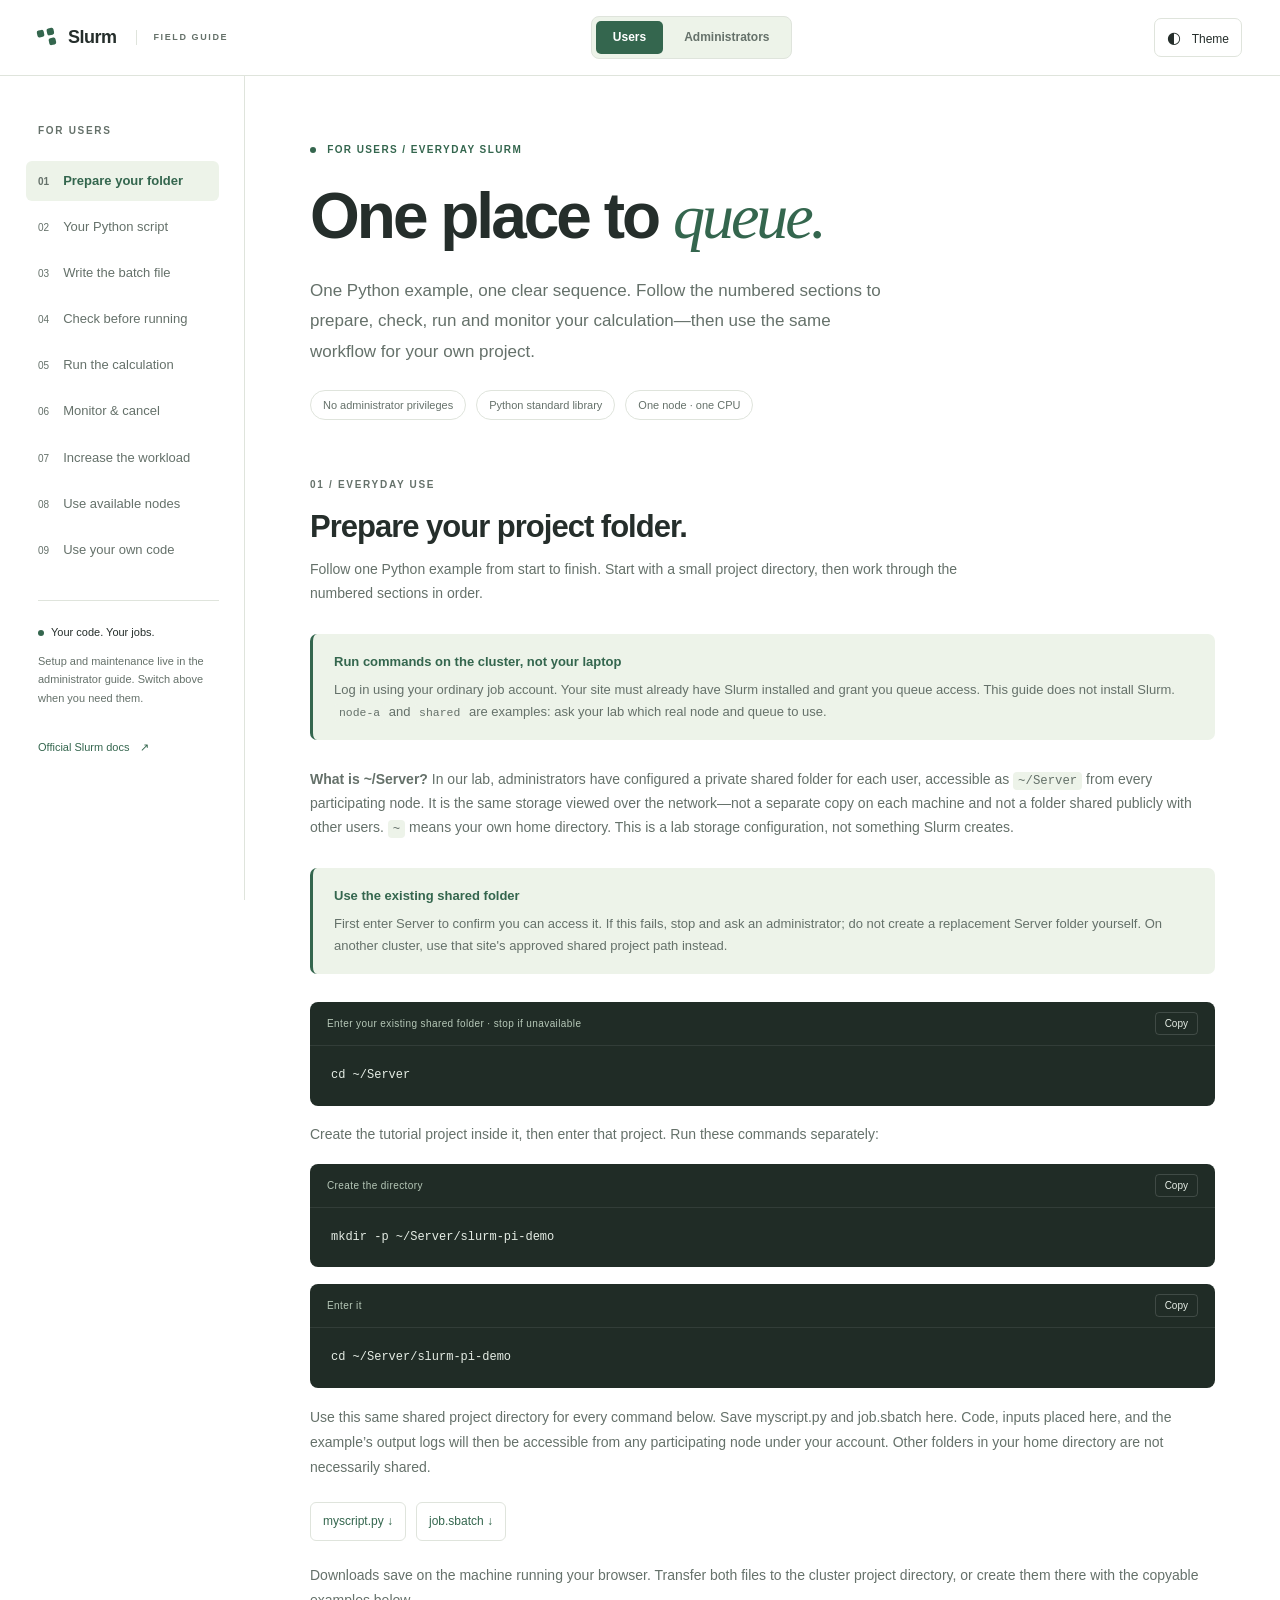
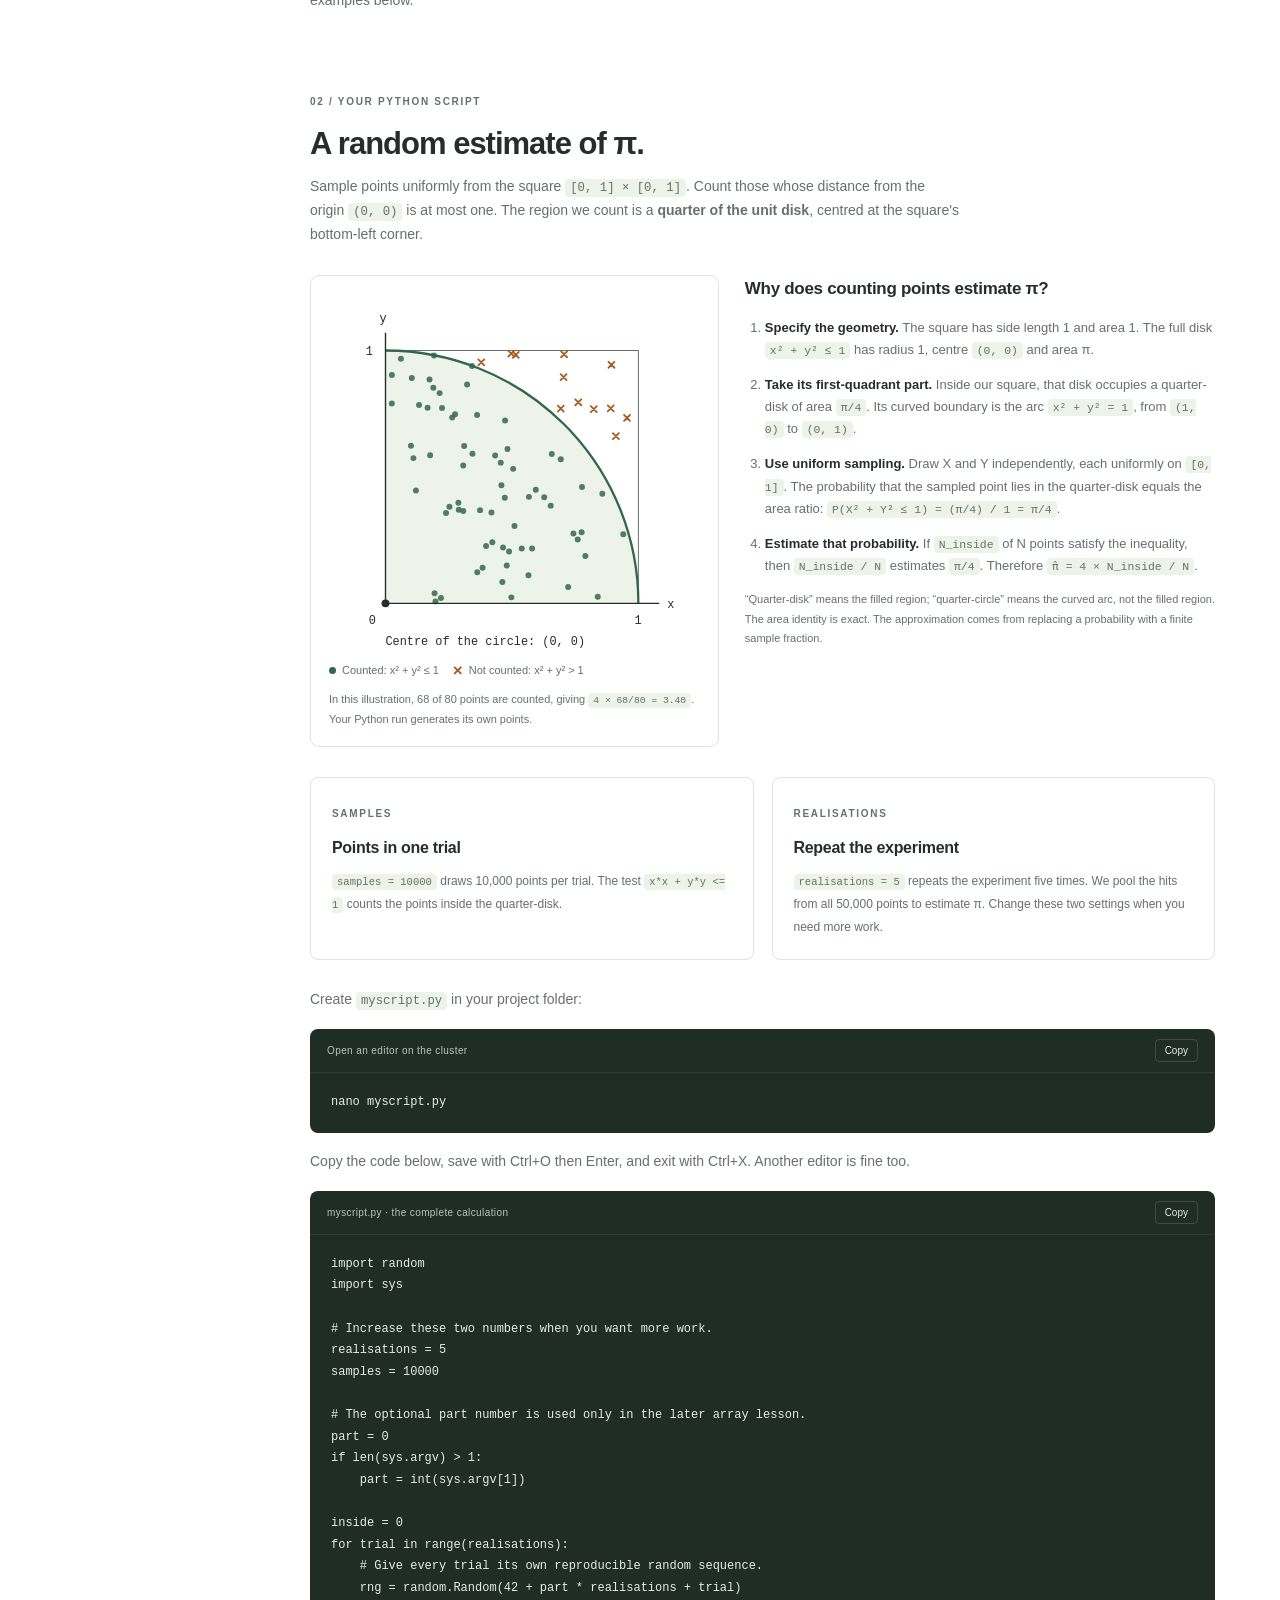
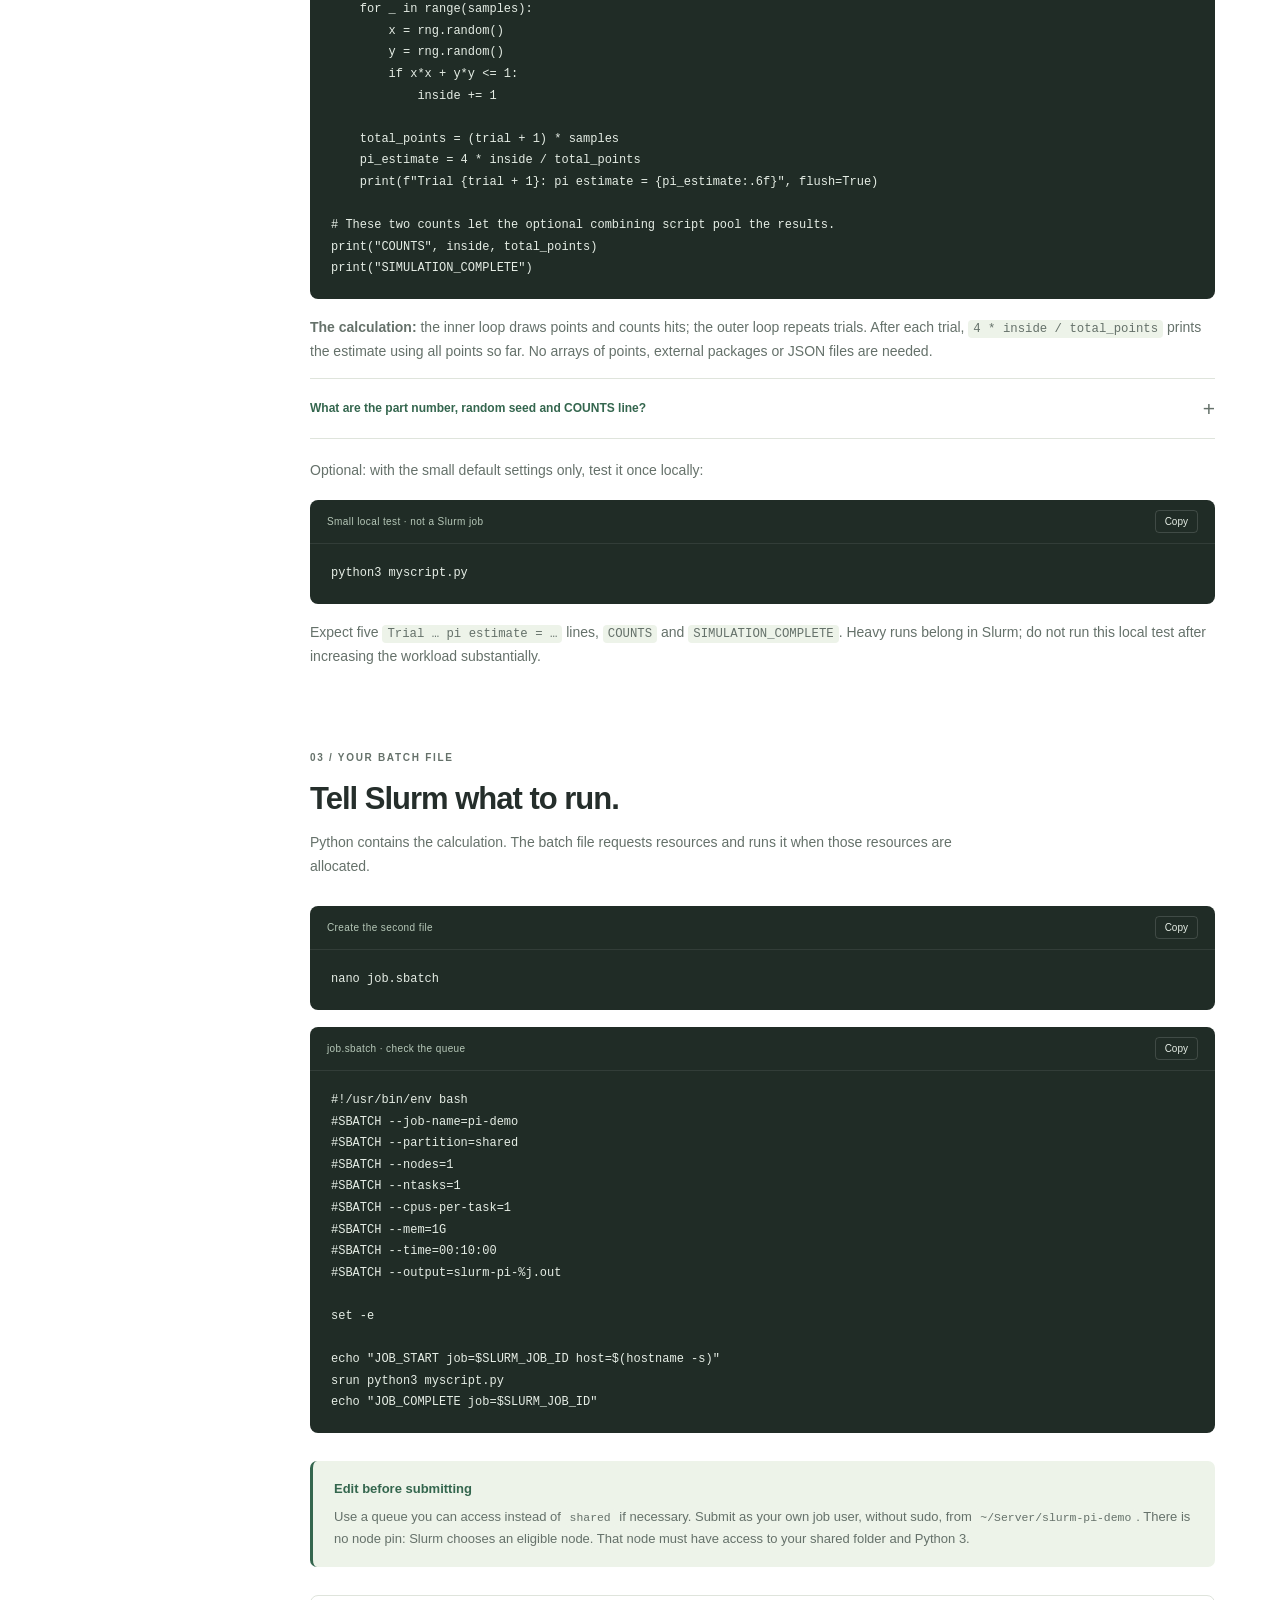
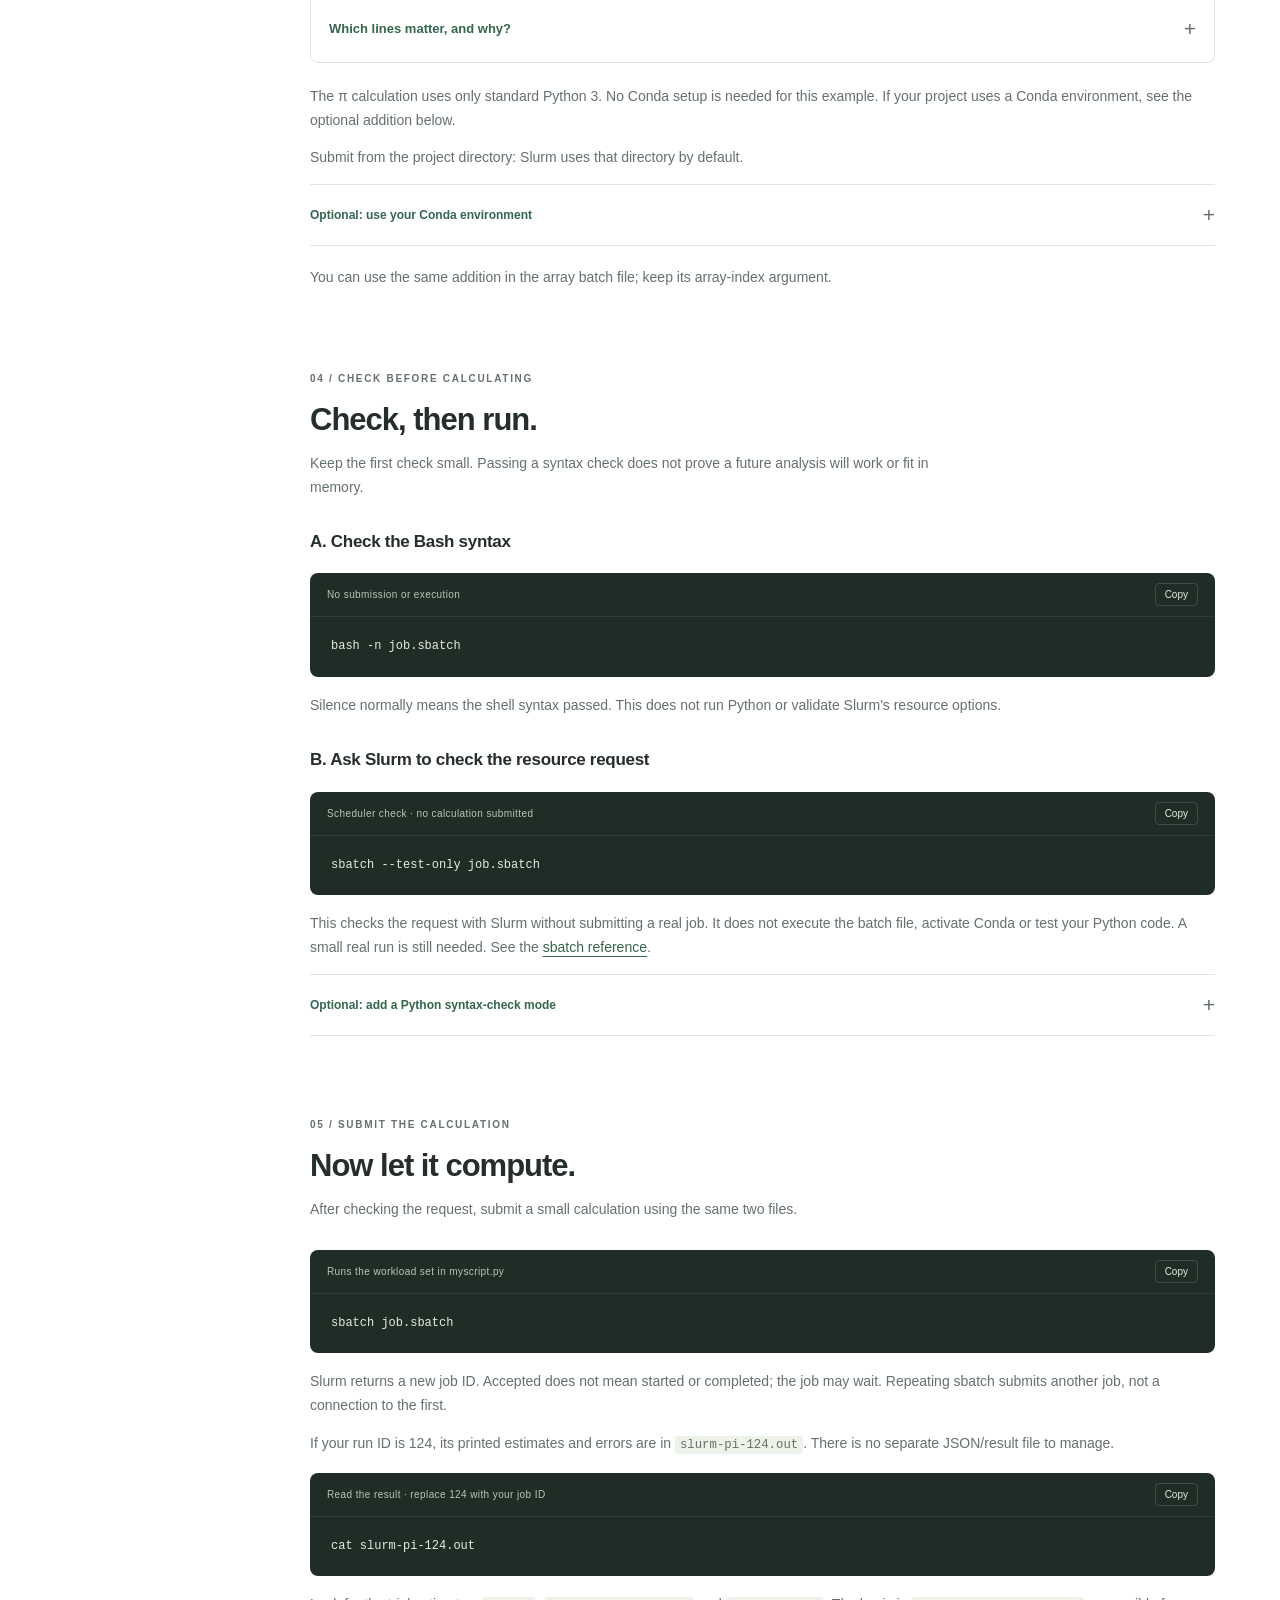
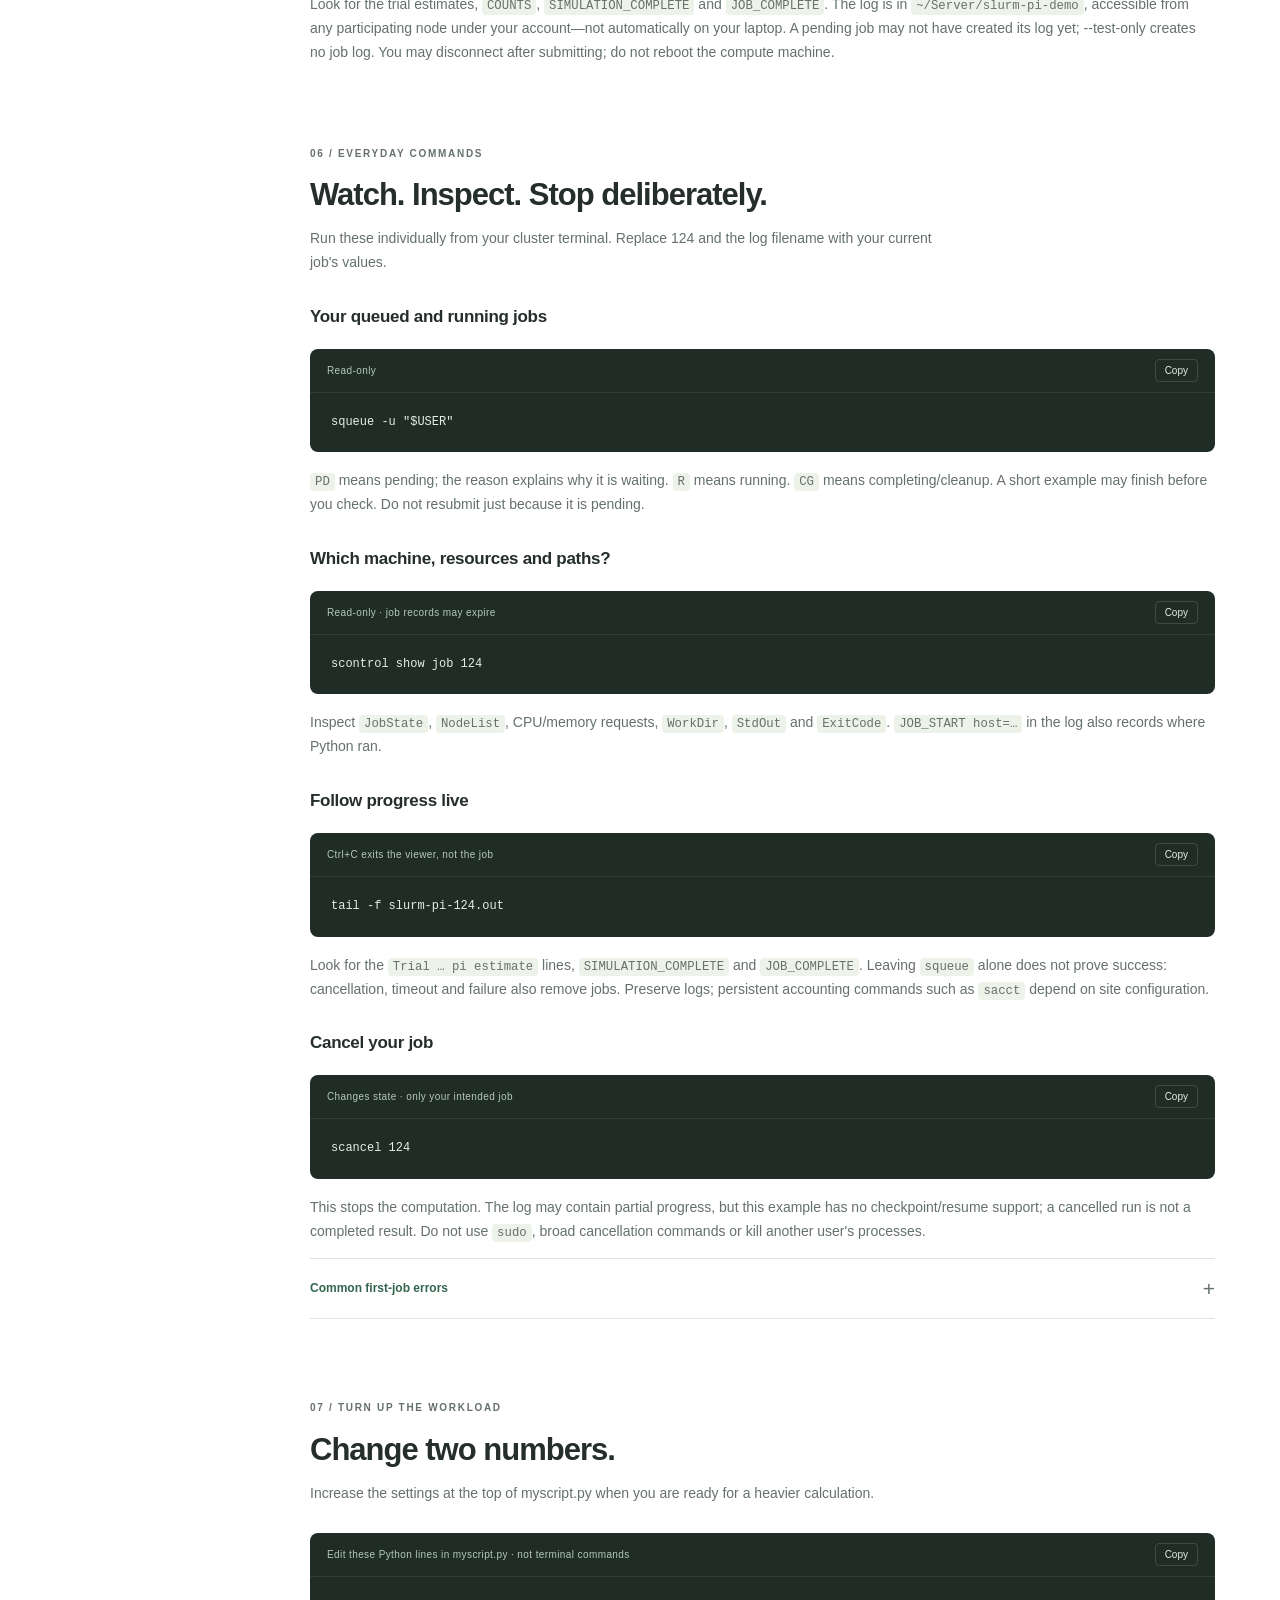
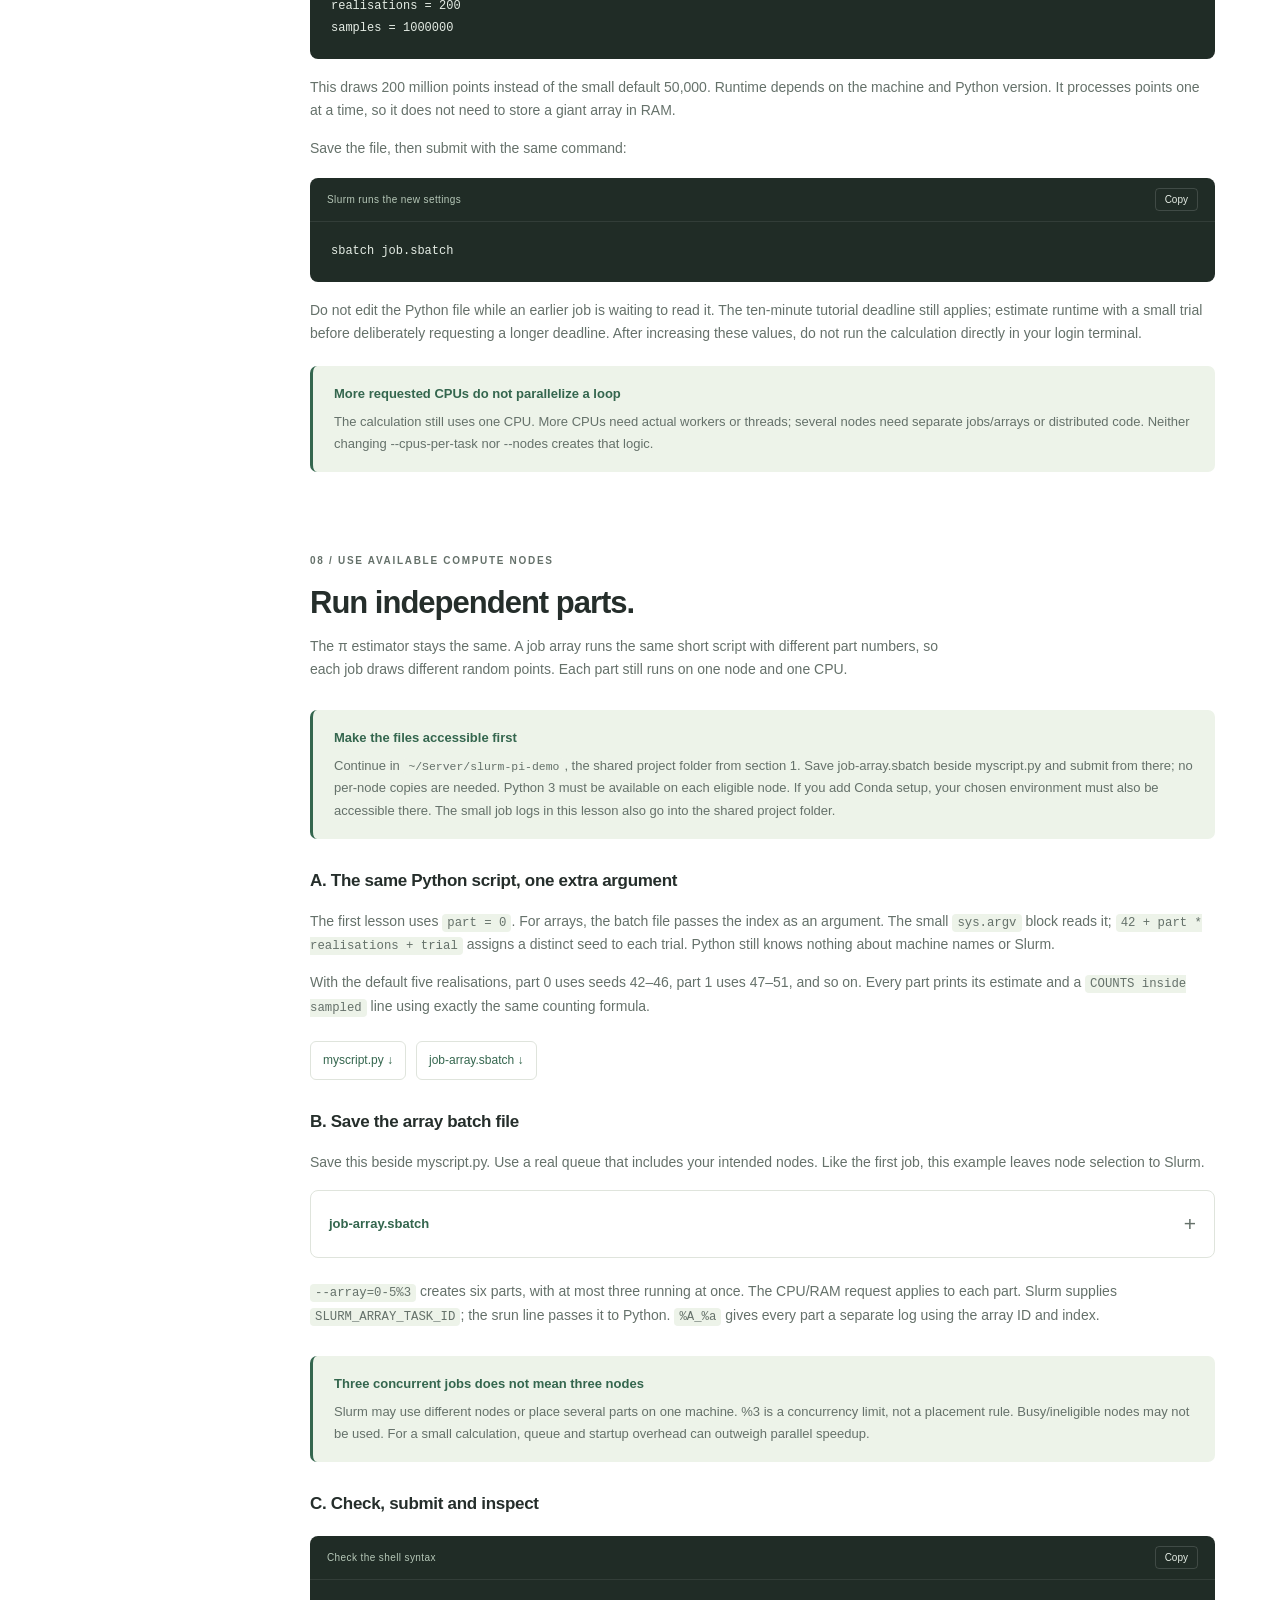
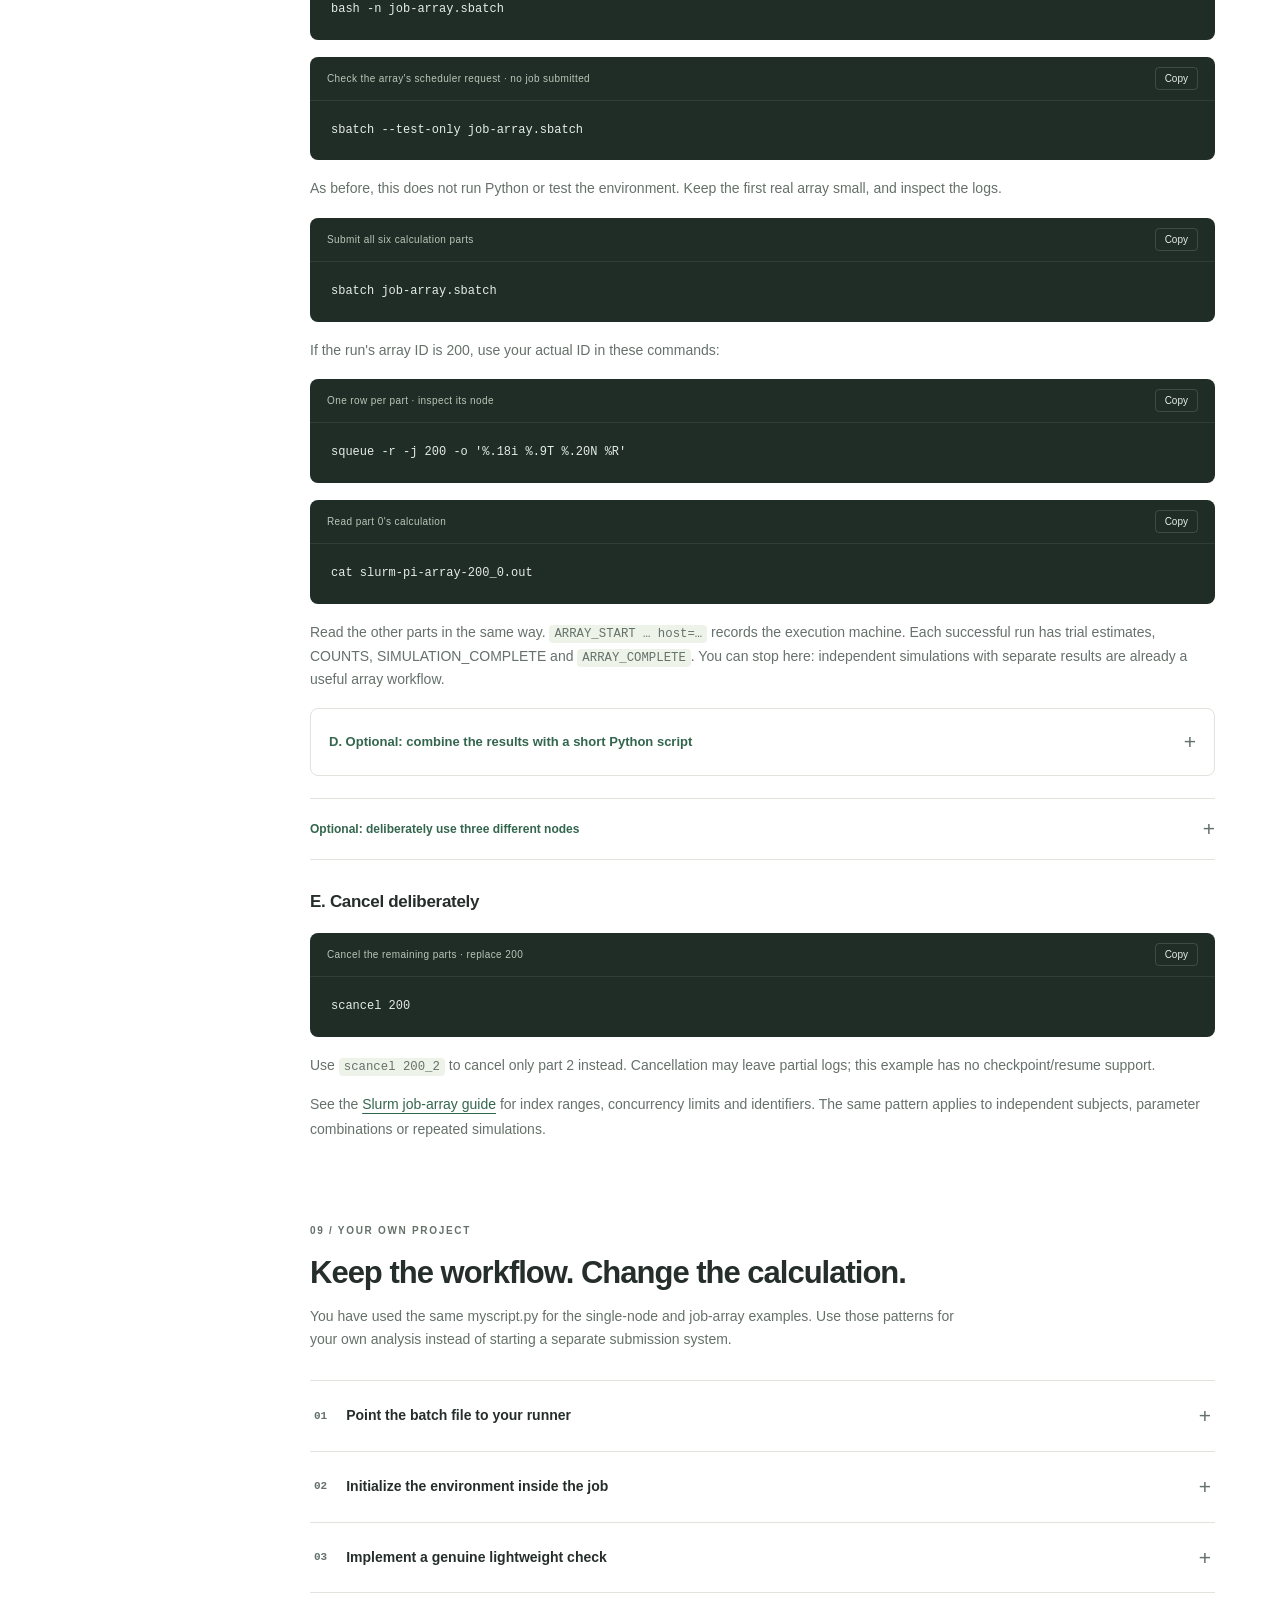
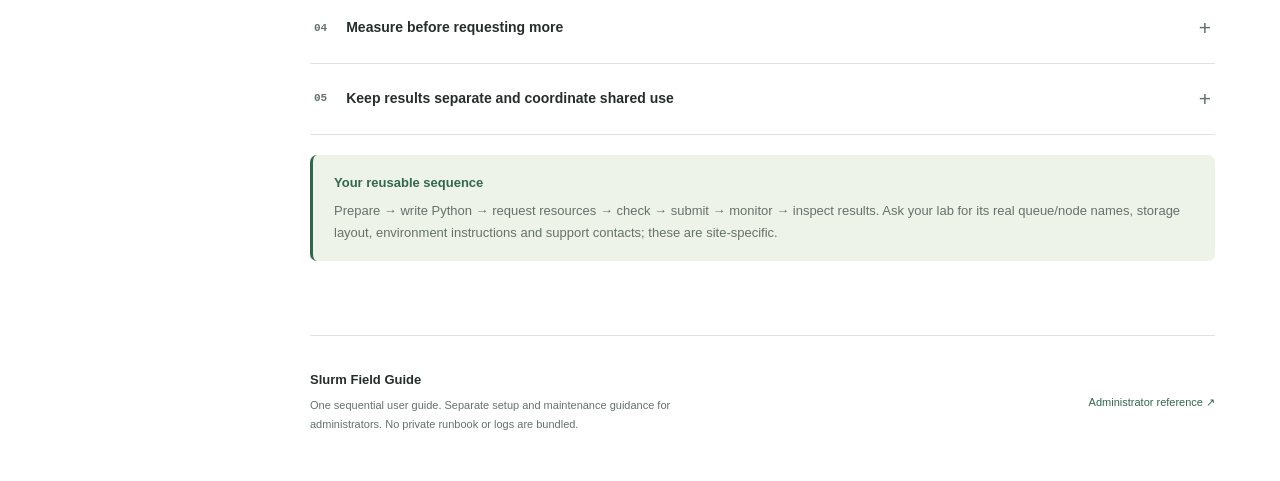
<file: index.html>
<!doctype html>
<html lang="en">
<head>
  <meta charset="utf-8">
  <meta name="viewport" content="width=device-width, initial-scale=1">
  <meta name="description" content="A practical guide to Slurm setup, job submission and maintenance, illustrated with a three-machine demonstration.">
  <meta name="color-scheme" content="light dark">
  <title>Everyday Slurm — from Python to results</title>
  <link rel="stylesheet" href="styles.css">
  <script src="app.js" defer></script>
  <script src="tutorial.js" defer></script>
</head>
<body>
  <a class="skip-link" href="#main">Skip to content</a>
  <header class="topbar">
    <a class="brand" href="#overview" aria-label="Slurm Field Guide home"><span class="brand-mark" aria-hidden="true"><i></i><i></i><i></i></span>Slurm<span class="brand-label">FIELD GUIDE</span></a>
    <nav class="audience-switch" aria-label="Guide audience">
      <a href="index.html" aria-current="true">Users</a>
      <a href="maintenance.html">Administrators</a>
    </nav>
    <div class="topbar-actions"><button class="theme-toggle" type="button" aria-label="Switch to dark theme">◐ <span>Theme</span></button><button class="menu-toggle" type="button" aria-controls="sidebar" aria-expanded="false">Menu</button></div>
  </header>
  <div class="layout">
    <aside class="sidebar" id="sidebar">
      <p class="nav-label">FOR USERS</p>
      <nav aria-label="User guide">
        <a href="#usage" class="active"><span>01</span> Prepare your folder</a>
        <a href="#script"><span>02</span> Your Python script</a>
        <a href="#batch"><span>03</span> Write the batch file</a>
        <a href="#check"><span>04</span> Check before running</a>
        <a href="#run"><span>05</span> Run the calculation</a>
        <a href="#monitor"><span>06</span> Monitor &amp; cancel</a>
        <a href="#scale"><span>07</span> Increase the workload</a>
        <a href="#array"><span>08</span> Use available nodes</a>
        <a href="#project"><span>09</span> Use your own code</a>
      </nav>
      <div class="sidebar-note"><span class="status-dot" aria-hidden="true"></span>Your code. Your jobs.<p>Setup and maintenance live in the administrator guide. Switch above when you need them.</p></div>
      <a class="reference-link" href="https://slurm.schedmd.com/quickstart.html" target="_blank" rel="noopener noreferrer">Official Slurm docs <span aria-hidden="true">↗</span></a>
    </aside>
    <main id="main">
      <section class="hero" id="overview" aria-labelledby="hero-title">
        <div class="eyebrow"><span class="status-dot" aria-hidden="true"></span> FOR USERS / EVERYDAY SLURM</div>
        <h1 id="hero-title">One place to <em>queue.</em></h1>
        <p class="hero-description">One Python example, one clear sequence. Follow the numbered sections to prepare, check, run and monitor your calculation—then use the same workflow for your own project.</p>
        <div class="tutorial-facts"><span>No administrator privileges</span><span>Python standard library</span><span>One node · one CPU</span></div>
      </section>

      <section class="content-section" id="usage" aria-labelledby="usage-title">
        <div class="section-heading"><span class="eyebrow">01 / EVERYDAY USE</span><h2 id="usage-title">Prepare your project folder.</h2><p>Follow one Python example from start to finish. Start with a small project directory, then work through the numbered sections in order.</p></div>
        <div class="notice"><strong>Run commands on the cluster, not your laptop</strong><p>Log in using your ordinary job account. Your site must already have Slurm installed and grant you queue access. This guide does not install Slurm. <code>node-a</code> and <code>shared</code> are examples: ask your lab which real node and queue to use.</p></div>
        <p><strong>What is ~/Server?</strong> In our lab, administrators have configured a private shared folder for each user, accessible as <code>~/Server</code> from every participating node. It is the same storage viewed over the network—not a separate copy on each machine and not a folder shared publicly with other users. <code>~</code> means your own home directory. This is a lab storage configuration, not something Slurm creates.</p>
        <div class="notice warning"><strong>Use the existing shared folder</strong><p>First enter Server to confirm you can access it. If this fails, stop and ask an administrator; do not create a replacement Server folder yourself. On another cluster, use that site's approved shared project path instead.</p></div>
        <div class="code-block"><div class="code-header"><span>Enter your existing shared folder · stop if unavailable</span><button class="copy-button" type="button">Copy</button></div><pre><code>cd ~/Server</code></pre></div>
        <p>Create the tutorial project inside it, then enter that project. Run these commands separately:</p>
        <div class="code-block"><div class="code-header"><span>Create the directory</span><button class="copy-button" type="button">Copy</button></div><pre><code>mkdir -p ~/Server/slurm-pi-demo</code></pre></div>
        <div class="code-block"><div class="code-header"><span>Enter it</span><button class="copy-button" type="button">Copy</button></div><pre><code>cd ~/Server/slurm-pi-demo</code></pre></div>
        <p class="caption">Use this same shared project directory for every command below. Save myscript.py and job.sbatch here. Code, inputs placed here, and the example’s output logs will then be accessible from any participating node under your account. Other folders in your home directory are not necessarily shared.</p>
        <nav class="download-links" aria-label="Download tutorial files"><a href="examples/pi-demo/myscript.py" download>myscript.py ↓</a><a href="examples/pi-demo/job.sbatch" download>job.sbatch ↓</a></nav>
        <p class="caption">Downloads save on the machine running your browser. Transfer both files to the cluster project directory, or create them there with the copyable examples below.</p>
      </section>



      <section class="content-section" id="script" aria-labelledby="script-title">
        <div class="section-heading"><span class="eyebrow">02 / YOUR PYTHON SCRIPT</span><h2 id="script-title">A random estimate of π.</h2><p>Sample points uniformly from the square <code>[0, 1] × [0, 1]</code>. Count those whose distance from the origin <code>(0, 0)</code> is at most one. The region we count is a <strong>quarter of the unit disk</strong>, centred at the square's bottom-left corner.</p></div>
        <div class="monte-carlo-explanation">
          <figure class="mc-figure">
            <svg viewBox="0 0 380 365" role="img" aria-labelledby="mc-title mc-description" data-total="80" data-inside="68">
              <title id="mc-title">The unit square and the quarter of the unit disk inside it</title>
              <desc id="mc-description">The square runs from zero to one on both axes. The unit circle is centred at the origin, the square's bottom-left corner. The shaded quarter-disk contains exactly the points with x squared plus y squared at most one. Green dots are counted; crosses in the top-right region are not.</desc>
              <rect class="mc-square" x="60" y="60" width="255" height="255"/>
              <path class="mc-region" d="M60,315 L315,315 A255,255 0 0 0 60,60 Z"/>
              <path class="mc-arc" d="M315,315 A255,255 0 0 0 60,60"/>
              <circle class="mc-inside" data-sample="inside" data-x="0.28830337" data-y="0.39779434" cx="133.52" cy="213.56" r="3"/>
              <circle class="mc-inside" data-sample="inside" data-x="0.85759553" data-y="0.43387949" cx="278.69" cy="204.36" r="3"/>
              <circle class="mc-inside" data-sample="inside" data-x="0.49766557" data-y="0.02381849" cx="186.90" cy="308.93" r="3"/>
              <path class="mc-outside" data-sample="outside" data-x="0.70635632" data-y="0.98507273" d="M237.12,60.81 l6,6 m-6,0 l6,-6"/>
              <circle class="mc-inside" data-sample="inside" data-x="0.42254037" data-y="0.24141565" cx="167.75" cy="253.44" r="3"/>
              <circle class="mc-inside" data-sample="inside" data-x="0.62766927" data-y="0.41943885" cx="220.06" cy="208.04" r="3"/>
              <circle class="mc-inside" data-sample="inside" data-x="0.69312647" data-y="0.57019552" cx="236.75" cy="169.60" r="3"/>
              <circle class="mc-inside" data-sample="inside" data-x="0.94030311" data-y="0.27342753" cx="299.78" cy="245.28" r="3"/>
              <circle class="mc-inside" data-sample="inside" data-x="0.19769831" data-y="0.00779895" cx="110.41" cy="313.01" r="3"/>
              <circle class="mc-inside" data-sample="inside" data-x="0.77704103" data-y="0.46059796" cx="258.15" cy="197.55" r="3"/>
              <circle class="mc-inside" data-sample="inside" data-x="0.06093854" data-y="0.96697068" cx="75.54" cy="68.42" r="3"/>
              <circle class="mc-inside" data-sample="inside" data-x="0.11037644" data-y="0.57441429" cx="88.15" cy="168.52" r="3"/>
              <circle class="mc-inside" data-sample="inside" data-x="0.17402842" data-y="0.88548372" cx="104.38" cy="89.20" r="3"/>
              <circle class="mc-inside" data-sample="inside" data-x="0.02527908" data-y="0.90295504" cx="66.45" cy="84.75" r="3"/>
              <circle class="mc-inside" data-sample="inside" data-x="0.47962086" data-y="0.14954016" cx="182.30" cy="276.87" r="3"/>
              <circle class="mc-inside" data-sample="inside" data-x="0.56715651" data-y="0.42116173" cx="204.62" cy="207.60" r="3"/>
              <circle class="mc-inside" data-sample="inside" data-x="0.46482149" data-y="0.22127364" cx="178.53" cy="258.58" r="3"/>
              <circle class="mc-inside" data-sample="inside" data-x="0.74313575" data-y="0.27625138" cx="249.50" cy="244.56" r="3"/>
              <circle class="mc-inside" data-sample="inside" data-x="0.56530234" data-y="0.11097837" cx="204.15" cy="286.70" r="3"/>
              <circle class="mc-inside" data-sample="inside" data-x="0.50479043" data-y="0.53191823" cx="188.72" cy="179.36" r="3"/>
              <circle class="mc-inside" data-sample="inside" data-x="0.43367348" data-y="0.58468966" cx="170.59" cy="165.90" r="3"/>
              <circle class="mc-inside" data-sample="inside" data-x="0.79043808" data-y="0.18694945" cx="261.56" cy="267.33" r="3"/>
              <circle class="mc-inside" data-sample="inside" data-x="0.27523739" data-y="0.74774108" cx="130.19" cy="124.33" r="3"/>
              <path class="mc-outside" data-sample="outside" data-x="0.95513284" data-y="0.73387992" d="M300.56,124.86 l6,6 m-6,0 l6,-6"/>
              <path class="mc-outside" data-sample="outside" data-x="0.70425116" data-y="0.89492313" d="M236.58,83.79 l6,6 m-6,0 l6,-6"/>
              <circle class="mc-inside" data-sample="inside" data-x="0.16647845" data-y="0.77331106" cx="102.45" cy="117.81" r="3"/>
              <path class="mc-outside" data-sample="outside" data-x="0.82382153" data-y="0.76786853" d="M267.07,116.19 l6,6 m-6,0 l6,-6"/>
              <circle class="mc-inside" data-sample="inside" data-x="0.59438651" data-y="0.44951878" cx="211.57" cy="200.37" r="3"/>
              <circle class="mc-inside" data-sample="inside" data-x="0.48255771" data-y="0.61028896" cx="183.05" cy="159.38" r="3"/>
              <circle class="mc-inside" data-sample="inside" data-x="0.47290518" data-y="0.72297543" cx="180.59" cy="130.64" r="3"/>
              <path class="mc-outside" data-sample="outside" data-x="0.91110703" data-y="0.66168855" d="M289.33,143.27 l6,6 m-6,0 l6,-6"/>
              <circle class="mc-inside" data-sample="inside" data-x="0.36224299" data-y="0.74541083" cx="152.37" cy="124.92" r="3"/>
              <circle class="mc-inside" data-sample="inside" data-x="0.19169838" data-y="0.98017870" cx="108.88" cy="65.05" r="3"/>
              <circle class="mc-inside" data-sample="inside" data-x="0.18911318" data-y="0.85303737" cx="108.22" cy="97.48" r="3"/>
              <circle class="mc-inside" data-sample="inside" data-x="0.26381851" data-y="0.73501969" cx="127.27" cy="127.57" r="3"/>
              <path class="mc-outside" data-sample="outside" data-x="0.89352320" data-y="0.94356419" d="M284.85,71.39 l6,6 m-6,0 l6,-6"/>
              <circle class="mc-inside" data-sample="inside" data-x="0.41914608" data-y="0.35951369" cx="166.88" cy="223.32" r="3"/>
              <circle class="mc-inside" data-sample="inside" data-x="0.76013458" data-y="0.25262538" cx="253.83" cy="250.58" r="3"/>
              <circle class="mc-inside" data-sample="inside" data-x="0.48886858" data-y="0.20487438" cx="184.66" cy="262.76" r="3"/>
              <path class="mc-outside" data-sample="outside" data-x="0.76231811" data-y="0.79524726" d="M251.39,109.21 l6,6 m-6,0 l6,-6"/>
              <circle class="mc-inside" data-sample="inside" data-x="0.17650702" data-y="0.58569818" cx="105.01" cy="165.65" r="3"/>
              <path class="mc-outside" data-sample="outside" data-x="0.49702933" data-y="0.98797976" d="M183.74,60.07 l6,6 m-6,0 l6,-6"/>
              <circle class="mc-inside" data-sample="inside" data-x="0.23937347" data-y="0.35766198" cx="121.04" cy="223.80" r="3"/>
              <circle class="mc-inside" data-sample="inside" data-x="0.53862933" data-y="0.21731679" cx="197.35" cy="259.58" r="3"/>
              <circle class="mc-inside" data-sample="inside" data-x="0.47178635" data-y="0.41807246" cx="180.31" cy="208.39" r="3"/>
              <circle class="mc-inside" data-sample="inside" data-x="0.28977584" data-y="0.37003076" cx="133.89" cy="220.64" r="3"/>
              <path class="mc-outside" data-sample="outside" data-x="0.69316864" data-y="0.76989196" d="M233.76,115.68 l6,6 m-6,0 l6,-6"/>
              <circle class="mc-inside" data-sample="inside" data-x="0.65750971" data-y="0.59104607" cx="227.66" cy="164.28" r="3"/>
              <circle class="mc-inside" data-sample="inside" data-x="0.19415377" data-y="0.03986597" cx="109.51" cy="304.83" r="3"/>
              <circle class="mc-inside" data-sample="inside" data-x="0.13266160" data-y="0.78447672" cx="93.83" cy="114.96" r="3"/>
              <circle class="mc-inside" data-sample="inside" data-x="0.34382443" data-y="0.59137704" cx="147.68" cy="164.20" r="3"/>
              <circle class="mc-inside" data-sample="inside" data-x="0.10070404" data-y="0.62345298" cx="85.68" cy="156.02" r="3"/>
              <circle class="mc-inside" data-sample="inside" data-x="0.31120914" data-y="0.62265044" cx="139.36" cy="156.22" r="3"/>
              <circle class="mc-inside" data-sample="inside" data-x="0.46217380" data-y="0.08436213" cx="177.85" cy="293.49" r="3"/>
              <circle class="mc-inside" data-sample="inside" data-x="0.10416164" data-y="0.89093625" cx="86.56" cy="87.81" r="3"/>
              <path class="mc-outside" data-sample="outside" data-x="0.89078959" data-y="0.77112819" d="M284.15,115.36 l6,6 m-6,0 l6,-6"/>
              <path class="mc-outside" data-sample="outside" data-x="0.37874812" data-y="0.95329302" d="M153.58,68.91 l6,6 m-6,0 l6,-6"/>
              <circle class="mc-inside" data-sample="inside" data-x="0.30738998" data-y="0.54515582" cx="138.38" cy="175.99" r="3"/>
              <circle class="mc-inside" data-sample="inside" data-x="0.72226721" data-y="0.06459811" cx="244.18" cy="298.53" r="3"/>
              <circle class="mc-inside" data-sample="inside" data-x="0.39781679" data-y="0.22656321" cx="161.44" cy="257.23" r="3"/>
              <circle class="mc-inside" data-sample="inside" data-x="0.36302782" data-y="0.12340939" cx="152.57" cy="283.53" r="3"/>
              <circle class="mc-inside" data-sample="inside" data-x="0.25286862" data-y="0.38232906" cx="124.48" cy="217.51" r="3"/>
              <circle class="mc-inside" data-sample="inside" data-x="0.51000980" data-y="0.30630373" cx="190.05" cy="236.89" r="3"/>
              <circle class="mc-inside" data-sample="inside" data-x="0.45844985" data-y="0.46697859" cx="176.90" cy="195.92" r="3"/>
              <circle class="mc-inside" data-sample="inside" data-x="0.77553239" data-y="0.28131688" cx="257.76" cy="243.26" r="3"/>
              <circle class="mc-inside" data-sample="inside" data-x="0.21403980" data-y="0.83143368" cx="114.58" cy="102.98" r="3"/>
              <circle class="mc-inside" data-sample="inside" data-x="0.38405545" data-y="0.14110997" cx="157.93" cy="279.02" r="3"/>
              <circle class="mc-inside" data-sample="inside" data-x="0.30760735" data-y="0.36565199" cx="138.44" cy="221.76" r="3"/>
              <circle class="mc-inside" data-sample="inside" data-x="0.12023863" data-y="0.44648761" cx="90.66" cy="201.15" r="3"/>
              <circle class="mc-inside" data-sample="inside" data-x="0.02509578" data-y="0.79068021" cx="66.40" cy="113.38" r="3"/>
              <circle class="mc-inside" data-sample="inside" data-x="0.21938318" data-y="0.02089250" cx="115.94" cy="309.67" r="3"/>
              <circle class="mc-inside" data-sample="inside" data-x="0.32260292" data-y="0.86574633" cx="142.26" cy="94.23" r="3"/>
              <circle class="mc-inside" data-sample="inside" data-x="0.65338169" data-y="0.38650162" cx="226.61" cy="216.44" r="3"/>
              <circle class="mc-inside" data-sample="inside" data-x="0.83938168" data-y="0.02601600" cx="274.04" cy="308.37" r="3"/>
              <path class="mc-outside" data-sample="outside" data-x="0.51530061" data-y="0.98254898" d="M188.40,61.45 l6,6 m-6,0 l6,-6"/>
              <circle class="mc-inside" data-sample="inside" data-x="0.57978581" data-y="0.21663791" cx="207.85" cy="259.76" r="3"/>
              <circle class="mc-inside" data-sample="inside" data-x="0.45572059" data-y="0.55649997" cx="176.21" cy="173.09" r="3"/>
              <circle class="mc-inside" data-sample="inside" data-x="0.34228606" data-y="0.93870332" cx="147.28" cy="75.63" r="3"/>
              <circle class="mc-inside" data-sample="inside" data-x="0.37395962" data-y="0.36870217" cx="155.36" cy="220.98" r="3"/>
              <circle class="mc-inside" data-sample="inside" data-x="0.22368155" data-y="0.77274453" cx="117.04" cy="117.95" r="3"/>
              <path class="mc-axes" d="M60,42 V315 H336"/>
              <circle class="mc-origin" cx="60" cy="315" r="4"/>
              <g class="mc-labels"><text x="43" y="336">0</text><text x="311" y="336">1</text><text x="40" y="65">1</text><text x="344" y="320">x</text><text x="54" y="31">y</text><text x="60" y="357">Centre of the circle: (0, 0)</text></g>
            </svg>
            <figcaption><span class="mc-legend"><span><i class="mc-dot" aria-hidden="true"></i>Counted: x² + y² ≤ 1</span><span><b class="mc-cross" aria-hidden="true">×</b>Not counted: x² + y² &gt; 1</span></span>In this illustration, 68 of 80 points are counted, giving <code>4 × 68/80 = 3.40</code>. Your Python run generates its own points.</figcaption>
          </figure>
          <div class="mc-reasoning">
            <h3>Why does counting points estimate π?</h3>
            <ol>
              <li><strong>Specify the geometry.</strong> The square has side length 1 and area 1. The full disk <code>x² + y² ≤ 1</code> has radius 1, centre <code>(0, 0)</code> and area π.</li>
              <li><strong>Take its first-quadrant part.</strong> Inside our square, that disk occupies a quarter-disk of area <code>π/4</code>. Its curved boundary is the arc <code>x² + y² = 1</code>, from <code>(1, 0)</code> to <code>(0, 1)</code>.</li>
              <li><strong>Use uniform sampling.</strong> Draw X and Y independently, each uniformly on <code>[0, 1]</code>. The probability that the sampled point lies in the quarter-disk equals the area ratio: <code>P(X² + Y² ≤ 1) = (π/4) / 1 = π/4</code>.</li>
              <li><strong>Estimate that probability.</strong> If <code>N_inside</code> of N points satisfy the inequality, then <code>N_inside / N</code> estimates <code>π/4</code>. Therefore <code>π̂ = 4 × N_inside / N</code>.</li>
            </ol>
            <p class="caption">“Quarter-disk” means the filled region; “quarter-circle” means the curved arc, not the filled region. The area identity is exact. The approximation comes from replacing a probability with a finite sample fraction.</p>
          </div>
        </div>
        <div class="two-column"><article class="mini-card"><span class="card-number">SAMPLES</span><h3>Points in one trial</h3><p><code>samples = 10000</code> draws 10,000 points per trial. The test <code>x*x + y*y &lt;= 1</code> counts the points inside the quarter-disk.</p></article><article class="mini-card"><span class="card-number">REALISATIONS</span><h3>Repeat the experiment</h3><p><code>realisations = 5</code> repeats the experiment five times. We pool the hits from all 50,000 points to estimate π. Change these two settings when you need more work.</p></article></div>
        <p>Create <code>myscript.py</code> in your project folder:</p>
        <div class="code-block"><div class="code-header"><span>Open an editor on the cluster</span><button class="copy-button" type="button">Copy</button></div><pre><code>nano myscript.py</code></pre></div>
        <p>Copy the code below, save with Ctrl+O then Enter, and exit with Ctrl+X. Another editor is fine too.</p>
        <div class="code-block" data-example-source="examples/pi-demo/myscript.py"><div class="code-header"><span>myscript.py · the complete calculation</span><button class="copy-button" type="button" disabled>Copy</button></div><pre><code>Loading downloadable source…</code></pre></div>
        <noscript><p>Use the <a href="examples/pi-demo/myscript.py" download>myscript.py download</a> to read the code.</p></noscript>
        <p><strong>The calculation:</strong> the inner loop draws points and counts hits; the outer loop repeats trials. After each trial, <code>4 * inside / total_points</code> prints the estimate using all points so far. No arrays of points, external packages or JSON files are needed.</p>
        <details class="command-explainer"><summary>What are the part number, random seed and COUNTS line? <span class="expand" aria-hidden="true">+</span></summary><div class="step-body"><p>For now, leave <code>part = 0</code>. A fixed seed makes repeated runs reproducible; each trial gets a different seed. The optional argument read through <code>sys.argv</code> is used only in the later array lesson to assign different random sequences to different jobs. Python does not need to know machine names.</p><p>The final <code>COUNTS</code> line records how many points were inside and how many were sampled. It lets the optional combining script pool results later. It does not change the estimator.</p></div></details>
        <p>Optional: with the small default settings only, test it once locally:</p>
        <div class="code-block"><div class="code-header"><span>Small local test · not a Slurm job</span><button class="copy-button" type="button">Copy</button></div><pre><code>python3 myscript.py</code></pre></div>
        <p>Expect five <code>Trial … pi estimate = …</code> lines, <code>COUNTS</code> and <code>SIMULATION_COMPLETE</code>. Heavy runs belong in Slurm; do not run this local test after increasing the workload substantially.</p>
      </section>

      <section class="content-section" id="batch" aria-labelledby="batch-title">
        <div class="section-heading"><span class="eyebrow">03 / YOUR BATCH FILE</span><h2 id="batch-title">Tell Slurm what to run.</h2><p>Python contains the calculation. The batch file requests resources and runs it when those resources are allocated.</p></div>
        <div class="code-block"><div class="code-header"><span>Create the second file</span><button class="copy-button" type="button">Copy</button></div><pre><code>nano job.sbatch</code></pre></div>
        <div class="code-block" data-example-source="examples/pi-demo/job.sbatch"><div class="code-header"><span>job.sbatch · check the queue</span><button class="copy-button" type="button" disabled>Copy</button></div><pre><code>Loading downloadable source…</code></pre></div>
        <noscript><p>Use the <a href="examples/pi-demo/job.sbatch" download>job.sbatch download</a> to read the source.</p></noscript>
        <div class="notice warning"><strong>Edit before submitting</strong><p>Use a queue you can access instead of <code>shared</code> if necessary. Submit as your own job user, without sudo, from <code>~/Server/slurm-pi-demo</code>. There is no node pin: Slurm chooses an eligible node. That node must have access to your shared folder and Python 3.</p></div>
        <details class="example-explainer" id="batch-explanation"><summary><span>Which lines matter, and why?</span><span class="expand" aria-hidden="true">+</span></summary><div class="line-notes">
          <details><summary><code>#SBATCH --partition</code><span class="expand" aria-hidden="true">+</span></summary><p>Choose an allowed queue. With no --nodelist pin, Slurm can select an eligible machine. It transfers the batch file, not neighboring Python or input files; our shared Server folder makes those files available without copying them to each node.</p></details>
          <details><summary><code>--nodes=1 · --ntasks=1 · --cpus-per-task=1</code><span class="expand" aria-hidden="true">+</span></summary><p>One machine, one Python task, one CPU slot. This code is serial: more requested CPUs do not create workers.</p></details>
          <details><summary><code>--mem=1G · --time=00:10:00</code><span class="expand" aria-hidden="true">+</span></summary><p>Request 1 GiB total RAM and a ten-minute job deadline. These are teaching choices, not lab-wide limits. Slurm may stop the job at the deadline or if it exceeds enforced memory limits.</p></details>
          <details><summary><code>--job-name · --output=slurm-pi-%j.out</code><span class="expand" aria-hidden="true">+</span></summary><p>The name labels your job; %j becomes its job ID in the log filename. Printed output and ordinary errors go into that log in the shared project directory, because we submit from there.</p></details>
          <details><summary><code>srun python3 myscript.py</code><span class="expand" aria-hidden="true">+</span></summary><p>Launch the calculation using Python 3, inside Slurm's allocated resources.</p></details>
          <details><summary><code>set -e · JOB_START · JOB_COMPLETE</code><span class="expand" aria-hidden="true">+</span></summary><p>The echo lines mark the beginning and successful end in the log. set -e stops this simple script if environment setup or srun fails, so it does not falsely print JOB_COMPLETE. Slurm supplies $SLURM_JOB_ID; hostname reports the execution machine.</p></details>
        </div></details>
        <p>The π calculation uses only standard Python 3. No Conda setup is needed for this example. If your project uses a Conda environment, see the optional addition below.</p>
        <p>Submit from the project directory: Slurm uses that directory by default.</p>
        <details class="command-explainer"><summary>Optional: use your Conda environment <span class="expand" aria-hidden="true">+</span></summary><div class="step-body">
          <p>If your code needs packages from a Conda environment, add these two lines <strong>just before the srun line</strong> in your batch file:</p>
          <div class="code-block"><div class="code-header"><span>Optional environment setup</span><button class="copy-button" type="button">Copy</button></div><pre><code>source "/path/to/conda/etc/profile.d/conda.sh"
conda activate mypyenv</code></pre></div>
          <p>Replace <code>mypyenv</code> with <strong>your own environment name</strong> and <code>/path/to/conda</code> with your installation path. Run <code>conda info --base</code> in a Conda-enabled terminal to find that path. After activation, use <code>srun python myscript.py</code> to select the environment's Python. The environment and packages must already be accessible on the execution machine; activation does not install them.</p>
        </div></details>
        <p>You can use the same addition in the array batch file; keep its array-index argument.</p>
      </section>

      <section class="content-section" id="check" aria-labelledby="check-title">
        <div class="section-heading"><span class="eyebrow">04 / CHECK BEFORE CALCULATING</span><h2 id="check-title">Check, then run.</h2><p>Keep the first check small. Passing a syntax check does not prove a future analysis will work or fit in memory.</p></div>
        <h3>A. Check the Bash syntax</h3>
        <div class="code-block"><div class="code-header"><span>No submission or execution</span><button class="copy-button" type="button">Copy</button></div><pre><code>bash -n job.sbatch</code></pre></div>
        <p>Silence normally means the shell syntax passed. This does not run Python or validate Slurm's resource options.</p>
        <h3>B. Ask Slurm to check the resource request</h3>
        <div class="code-block"><div class="code-header"><span>Scheduler check · no calculation submitted</span><button class="copy-button" type="button">Copy</button></div><pre><code>sbatch --test-only job.sbatch</code></pre></div>
        <p>This checks the request with Slurm without submitting a real job. It does not execute the batch file, activate Conda or test your Python code. A small real run is still needed. See the <a href="https://slurm.schedmd.com/sbatch.html" target="_blank" rel="noopener noreferrer">sbatch reference</a>.</p>
        <details class="command-explainer"><summary>Optional: add a Python syntax-check mode <span class="expand" aria-hidden="true">+</span></summary><div class="step-body">
          <p>The simple batch file above runs the calculation directly. If you want a separate check-only job, insert this snippet <strong>immediately before the srun calculation line</strong>, after JOB_START (and any optional environment setup):</p>
          <div class="code-block"><div class="code-header"><span>Optional addition to job.sbatch</span><button class="copy-button" type="button">Copy</button></div><pre><code>if [[ ${1:-} == --check-only ]]; then
    srun python3 -m py_compile myscript.py
    echo CHECK_ONLY_OK
    exit 0
fi</code></pre></div>
          <p>Only after adding that snippet, submit the check as:</p>
          <div class="code-block"><div class="code-header"><span>A real, small Slurm job · snippet required</span><button class="copy-button" type="button">Copy</button></div><pre><code>sbatch --time=00:02:00 job.sbatch --check-only</code></pre></div>
          <p>Read its slurm-pi-JOBID.out log. Expect CHECK_ONLY_OK, without trial results or JOB_COMPLETE: the snippet exits before the calculation. It may create __pycache__. This checks syntax, not imports, inputs or scientific correctness. <code>--check-only</code> is our optional script argument, not a Slurm option. Without the snippet, it does not skip the calculation. No <code>--run</code> argument is needed for normal submissions.</p>
        </div></details>
      </section>

      <section class="content-section" id="run" aria-labelledby="run-title">
        <div class="section-heading"><span class="eyebrow">05 / SUBMIT THE CALCULATION</span><h2 id="run-title">Now let it compute.</h2><p>After checking the request, submit a small calculation using the same two files.</p></div>
        <div class="code-block"><div class="code-header"><span>Runs the workload set in myscript.py</span><button class="copy-button" type="button">Copy</button></div><pre><code>sbatch job.sbatch</code></pre></div>
        <p>Slurm returns a new job ID. Accepted does not mean started or completed; the job may wait. Repeating sbatch submits another job, not a connection to the first.</p>
        <p>If your run ID is 124, its printed estimates and errors are in <code>slurm-pi-124.out</code>. There is no separate JSON/result file to manage.</p>
        <div class="code-block"><div class="code-header"><span>Read the result · replace 124 with your job ID</span><button class="copy-button" type="button">Copy</button></div><pre><code>cat slurm-pi-124.out</code></pre></div>
        <p>Look for the trial estimates, <code>COUNTS</code>, <code>SIMULATION_COMPLETE</code> and <code>JOB_COMPLETE</code>. The log is in <code>~/Server/slurm-pi-demo</code>, accessible from any participating node under your account—not automatically on your laptop. A pending job may not have created its log yet; --test-only creates no job log. You may disconnect after submitting; do not reboot the compute machine.</p>
      </section>

      <section class="content-section" id="monitor" aria-labelledby="monitor-title">
        <div class="section-heading"><span class="eyebrow">06 / EVERYDAY COMMANDS</span><h2 id="monitor-title">Watch. Inspect. Stop deliberately.</h2><p>Run these individually from your cluster terminal. Replace 124 and the log filename with your current job's values.</p></div>
        <h3>Your queued and running jobs</h3>
        <div class="code-block"><div class="code-header"><span>Read-only</span><button class="copy-button" type="button">Copy</button></div><pre><code>squeue -u "$USER"</code></pre></div>
        <p><code>PD</code> means pending; the reason explains why it is waiting. <code>R</code> means running. <code>CG</code> means completing/cleanup. A short example may finish before you check. Do not resubmit just because it is pending.</p>
        <h3>Which machine, resources and paths?</h3>
        <div class="code-block"><div class="code-header"><span>Read-only · job records may expire</span><button class="copy-button" type="button">Copy</button></div><pre><code>scontrol show job 124</code></pre></div>
        <p>Inspect <code>JobState</code>, <code>NodeList</code>, CPU/memory requests, <code>WorkDir</code>, <code>StdOut</code> and <code>ExitCode</code>. <code>JOB_START host=…</code> in the log also records where Python ran.</p>
        <h3>Follow progress live</h3>
        <div class="code-block"><div class="code-header"><span>Ctrl+C exits the viewer, not the job</span><button class="copy-button" type="button">Copy</button></div><pre><code>tail -f slurm-pi-124.out</code></pre></div>
        <p>Look for the <code>Trial … pi estimate</code> lines, <code>SIMULATION_COMPLETE</code> and <code>JOB_COMPLETE</code>. Leaving <code>squeue</code> alone does not prove success: cancellation, timeout and failure also remove jobs. Preserve logs; persistent accounting commands such as <code>sacct</code> depend on site configuration.</p>
        <h3>Cancel your job</h3>
        <div class="code-block"><div class="code-header"><span>Changes state · only your intended job</span><button class="copy-button" type="button">Copy</button></div><pre><code>scancel 124</code></pre></div>
        <p>This stops the computation. The log may contain partial progress, but this example has no checkpoint/resume support; a cancelled run is not a completed result. Do not use <code>sudo</code>, broad cancellation commands or kill another user's processes.</p>
        <details class="command-explainer"><summary>Common first-job errors <span class="expand" aria-hidden="true">+</span></summary><div class="step-body"><p><strong>Invalid node/partition:</strong> edit the fictional values and confirm queue access with your lab. <strong>Unable to open batch file:</strong> check your directory and whether both files reached the cluster. <strong>Python/file missing on the node:</strong> fix that node's environment/path; a same-named local folder elsewhere is not shared automatically.</p><p><strong>No log yet:</strong> the job may still be pending. <strong>CHECK_ONLY_OK but no simulation:</strong> the optional check-only snippet skipped the calculation; submit without --check-only to calculate. <strong>Config discovery error:</strong> use your site's instructions; some installations require <code>env SLURM_CONF=/etc/slurm/slurm.conf</code> before Slurm commands.</p></div></details>
      </section>

      <section class="content-section" id="scale" aria-labelledby="scale-title">
        <div class="section-heading"><span class="eyebrow">07 / TURN UP THE WORKLOAD</span><h2 id="scale-title">Change two numbers.</h2><p>Increase the settings at the top of myscript.py when you are ready for a heavier calculation.</p></div>
        <div class="code-block"><div class="code-header"><span>Edit these Python lines in myscript.py · not terminal commands</span><button class="copy-button" type="button">Copy</button></div><pre><code>realisations = 200
samples = 1000000</code></pre></div>
        <p>This draws 200 million points instead of the small default 50,000. Runtime depends on the machine and Python version. It processes points one at a time, so it does not need to store a giant array in RAM.</p>
        <p>Save the file, then submit with the same command:</p>
        <div class="code-block"><div class="code-header"><span>Slurm runs the new settings</span><button class="copy-button" type="button">Copy</button></div><pre><code>sbatch job.sbatch</code></pre></div>
        <p>Do not edit the Python file while an earlier job is waiting to read it. The ten-minute tutorial deadline still applies; estimate runtime with a small trial before deliberately requesting a longer deadline. After increasing these values, do not run the calculation directly in your login terminal.</p>
        <div class="notice"><strong>More requested CPUs do not parallelize a loop</strong><p>The calculation still uses one CPU. More CPUs need actual workers or threads; several nodes need separate jobs/arrays or distributed code. Neither changing --cpus-per-task nor --nodes creates that logic.</p></div>
      </section>
      <section class="content-section" id="array" aria-labelledby="array-title">
        <div class="section-heading"><span class="eyebrow">08 / USE AVAILABLE COMPUTE NODES</span><h2 id="array-title">Run independent parts.</h2><p>The π estimator stays the same. A job array runs the same short script with different part numbers, so each job draws different random points. Each part still runs on one node and one CPU.</p></div>
        <div class="notice"><strong>Make the files accessible first</strong><p>Continue in <code>~/Server/slurm-pi-demo</code>, the shared project folder from section 1. Save job-array.sbatch beside myscript.py and submit from there; no per-node copies are needed. Python 3 must be available on each eligible node. If you add Conda setup, your chosen environment must also be accessible there. The small job logs in this lesson also go into the shared project folder.</p></div>
        <h3>A. The same Python script, one extra argument</h3>
        <p>The first lesson uses <code>part = 0</code>. For arrays, the batch file passes the index as an argument. The small <code>sys.argv</code> block reads it; <code>42 + part * realisations + trial</code> assigns a distinct seed to each trial. Python still knows nothing about machine names or Slurm.</p>
        <p>With the default five realisations, part 0 uses seeds 42–46, part 1 uses 47–51, and so on. Every part prints its estimate and a <code>COUNTS inside sampled</code> line using exactly the same counting formula.</p>
        <nav class="download-links" aria-label="Download array lesson files"><a href="examples/pi-demo/myscript.py" download>myscript.py ↓</a><a href="examples/pi-demo/job-array.sbatch" download>job-array.sbatch ↓</a></nav>
        <h3>B. Save the array batch file</h3>
        <p>Save this beside myscript.py. Use a real queue that includes your intended nodes. Like the first job, this example leaves node selection to Slurm.</p>
        <details class="example-explainer"><summary><span>job-array.sbatch</span><span class="expand" aria-hidden="true">+</span></summary><div class="tutorial-detail"><div class="code-block" data-example-source="examples/pi-demo/job-array.sbatch"><div class="code-header"><span>job-array.sbatch · edit the queue if needed</span><button class="copy-button" type="button" disabled>Copy</button></div><pre><code>Loading downloadable source…</code></pre></div><noscript><p>Use the <a href="examples/pi-demo/job-array.sbatch" download>array download</a> to read the code.</p></noscript></div></details>
        <p><code>--array=0-5%3</code> creates six parts, with at most three running at once. The CPU/RAM request applies to each part. Slurm supplies <code>SLURM_ARRAY_TASK_ID</code>; the srun line passes it to Python. <code>%A_%a</code> gives every part a separate log using the array ID and index.</p>
        <div class="notice warning"><strong>Three concurrent jobs does not mean three nodes</strong><p>Slurm may use different nodes or place several parts on one machine. %3 is a concurrency limit, not a placement rule. Busy/ineligible nodes may not be used. For a small calculation, queue and startup overhead can outweigh parallel speedup.</p></div>
        <h3>C. Check, submit and inspect</h3>
        <div class="code-block"><div class="code-header"><span>Check the shell syntax</span><button class="copy-button" type="button">Copy</button></div><pre><code>bash -n job-array.sbatch</code></pre></div>
        <div class="code-block"><div class="code-header"><span>Check the array's scheduler request · no job submitted</span><button class="copy-button" type="button">Copy</button></div><pre><code>sbatch --test-only job-array.sbatch</code></pre></div>
        <p>As before, this does not run Python or test the environment. Keep the first real array small, and inspect the logs.</p>
        <div class="code-block"><div class="code-header"><span>Submit all six calculation parts</span><button class="copy-button" type="button">Copy</button></div><pre><code>sbatch job-array.sbatch</code></pre></div>
        <p>If the run's array ID is 200, use your actual ID in these commands:</p>
        <div class="code-block"><div class="code-header"><span>One row per part · inspect its node</span><button class="copy-button" type="button">Copy</button></div><pre><code>squeue -r -j 200 -o '%.18i %.9T %.20N %R'</code></pre></div>
        <div class="code-block"><div class="code-header"><span>Read part 0's calculation</span><button class="copy-button" type="button">Copy</button></div><pre><code>cat slurm-pi-array-200_0.out</code></pre></div>
        <p>Read the other parts in the same way. <code>ARRAY_START … host=…</code> records the execution machine. Each successful run has trial estimates, COUNTS, SIMULATION_COMPLETE and <code>ARRAY_COMPLETE</code>. You can stop here: independent simulations with separate results are already a useful array workflow.</p>
        <details class="example-explainer"><summary><span>D. Optional: combine the results with a short Python script</span><span class="expand" aria-hidden="true">+</span></summary><div class="tutorial-detail">
          <p>To obtain one estimate using all parts, add their hit counts K and sample counts N, then compute <code>4 × ΣK / ΣN</code>. This is the same π estimator, now using points from several jobs.</p>
          <p>Save the commented helper beside your logs. It reads the COUNTS lines directly; there are no JSON files to manage. Its basic checks require the expected number of different logs and a completed calculation in each.</p>
          <nav class="download-links" aria-label="Download optional result helper"><a href="examples/pi-demo/combine_results.py" download>combine_results.py ↓</a></nav>
          <div class="code-block" data-example-source="examples/pi-demo/combine_results.py"><div class="code-header"><span>combine_results.py · small, commented helper</span><button class="copy-button" type="button" disabled>Copy</button></div><pre><code>Loading downloadable source…</code></pre></div>
          <noscript><p>Use the <a href="examples/pi-demo/combine_results.py" download>combiner download</a> to read the code.</p></noscript>
          <div class="code-block"><div class="code-header"><span>Expect six completed logs · replace 200 with your run ID</span><button class="copy-button" type="button">Copy</button></div><pre><code>python3 combine_results.py 6 slurm-pi-array-200_*.out</code></pre></div>
          <p>Use only logs from the same successful array and matching Python settings. This small teaching helper does not check every possible settings mismatch or overlapping trial range. Never combine check-only, failed or cancelled jobs. Do not average rounded estimates when sample counts differ.</p>
        </div></details>
        <details class="command-explainer"><summary>Optional: deliberately use three different nodes <span class="expand" aria-hidden="true">+</span></summary><div class="step-body"><p>Replace the fictional node names with real compute machines. These commands submit one part per node in three separate single-element arrays; each has its own ID. The shared code must be available on all three. A pinned job may wait if that machine is busy.</p>
          <div class="code-block"><div class="code-header"><span>Part 0 · first node</span><button class="copy-button" type="button">Copy</button></div><pre><code>sbatch --array=0 --nodelist=node-a job-array.sbatch</code></pre></div>
          <div class="code-block"><div class="code-header"><span>Part 1 · second node</span><button class="copy-button" type="button">Copy</button></div><pre><code>sbatch --array=1 --nodelist=node-b job-array.sbatch</code></pre></div>
          <div class="code-block"><div class="code-header"><span>Part 2 · third node</span><button class="copy-button" type="button">Copy</button></div><pre><code>sbatch --array=2 --nodelist=node-c job-array.sbatch</code></pre></div>
          <p>Inspect the host in each log. If you want to pool only these three parts, explicitly list those three successful logs with expected count 3; do not mix them with the full six-part array.</p>
        </div></details>
        <h3>E. Cancel deliberately</h3>
        <div class="code-block"><div class="code-header"><span>Cancel the remaining parts · replace 200</span><button class="copy-button" type="button">Copy</button></div><pre><code>scancel 200</code></pre></div>
        <p>Use <code>scancel 200_2</code> to cancel only part 2 instead. Cancellation may leave partial logs; this example has no checkpoint/resume support.</p>
        <p class="caption">See the <a href="https://slurm.schedmd.com/job_array.html" target="_blank" rel="noopener noreferrer">Slurm job-array guide</a> for index ranges, concurrency limits and identifiers. The same pattern applies to independent subjects, parameter combinations or repeated simulations.</p>
      </section>

      <section class="content-section" id="project" aria-labelledby="project-title">
        <div class="section-heading"><span class="eyebrow">09 / YOUR OWN PROJECT</span><h2 id="project-title">Keep the workflow. Change the calculation.</h2><p>You have used the same myscript.py for the single-node and job-array examples. Use those patterns for your own analysis instead of starting a separate submission system.</p></div>
        <div class="step-list">
          <details><summary><span class="step-number">01</span><span>Point the batch file to your runner</span><span class="expand" aria-hidden="true">+</span></summary><div class="step-body"><p>Replace myscript.py with your real runner and adapt its arguments/output paths. Keep code, inputs and environment available on every eligible execution node, or pin to a node containing them. Slurm copies the batch file, not the rest of your project.</p></div></details>
          <details><summary><span class="step-number">02</span><span>Initialize the environment inside the job</span><span class="expand" aria-hidden="true">+</span></summary><div class="step-body"><p>The default batch example uses system Python 3. If your analysis needs a Conda environment, add the optional setup shown in <a href="#batch">section 3</a> before srun. Do not rely on whichever environment happens to be active in your login terminal.</p><p>For Conda, add these two lines and adapt both placeholders to your installation/environment. They belong inside your batch file, not in a new Python example:</p><div class="code-block"><div class="code-header"><span>Optional addition before srun</span><button class="copy-button" type="button">Copy</button></div><pre><code>source "/path/to/conda/etc/profile.d/conda.sh"
conda activate mypyenv</code></pre></div><p>For a virtual environment, use its Python executable or the site's documented activation method. Replace mypyenv with your own environment name. Use srun python after activation. The environment must exist on the node where the job runs.</p></div></details>
          <details><summary><span class="step-number">03</span><span>Implement a genuine lightweight check</span><span class="expand" aria-hidden="true">+</span></summary><div class="step-body"><p>The optional snippet in section 4 adds --check-only by compiling Python, not executing it. The basic batch file has no custom modes. Compilation tests syntax only. For a real project, add deliberate lightweight checks for imports, inputs, settings and output paths before heavy work; passing a syntax check is not a full application validation.</p></div></details>
          <details><summary><span class="step-number">04</span><span>Measure before requesting more</span><span class="expand" aria-hidden="true">+</span></summary><div class="step-body"><p>Start with a small input. Request total memory including workers/buffers and a suitable runtime budget. Our serial demo uses one CPU; additional CPUs need actual parallel code. Multiple nodes need independent jobs/arrays or a distributed program, not just a larger node request.</p></div></details>
          <details><summary><span class="step-number">05</span><span>Keep results separate and coordinate shared use</span><span class="expand" aria-hidden="true">+</span></summary><div class="step-body"><p>Give concurrent runs separate logs, results and scratch paths. Output is written where the execution program directs it; shared inputs do not imply every output should go onto shared storage. Follow local queue/workstation-priority rules and coordinate maintenance. Slurm user commands do not need sudo.</p></div></details>
        </div>
        <div class="notice"><strong>Your reusable sequence</strong><p>Prepare → write Python → request resources → check → submit → monitor → inspect results. Ask your lab for its real queue/node names, storage layout, environment instructions and support contacts; these are site-specific.</p></div>
      </section>

      <footer><div><strong>Slurm Field Guide</strong><p>One sequential user guide. Separate setup and maintenance guidance for administrators. No private runbook or logs are bundled.</p></div><a href="https://slurm.schedmd.com/quickstart_admin.html" target="_blank" rel="noopener noreferrer">Administrator reference ↗</a></footer>
    </main>
  </div>
  <div class="sr-only" id="copy-status" role="status" aria-live="polite"></div>
</body>
</html>
</file>
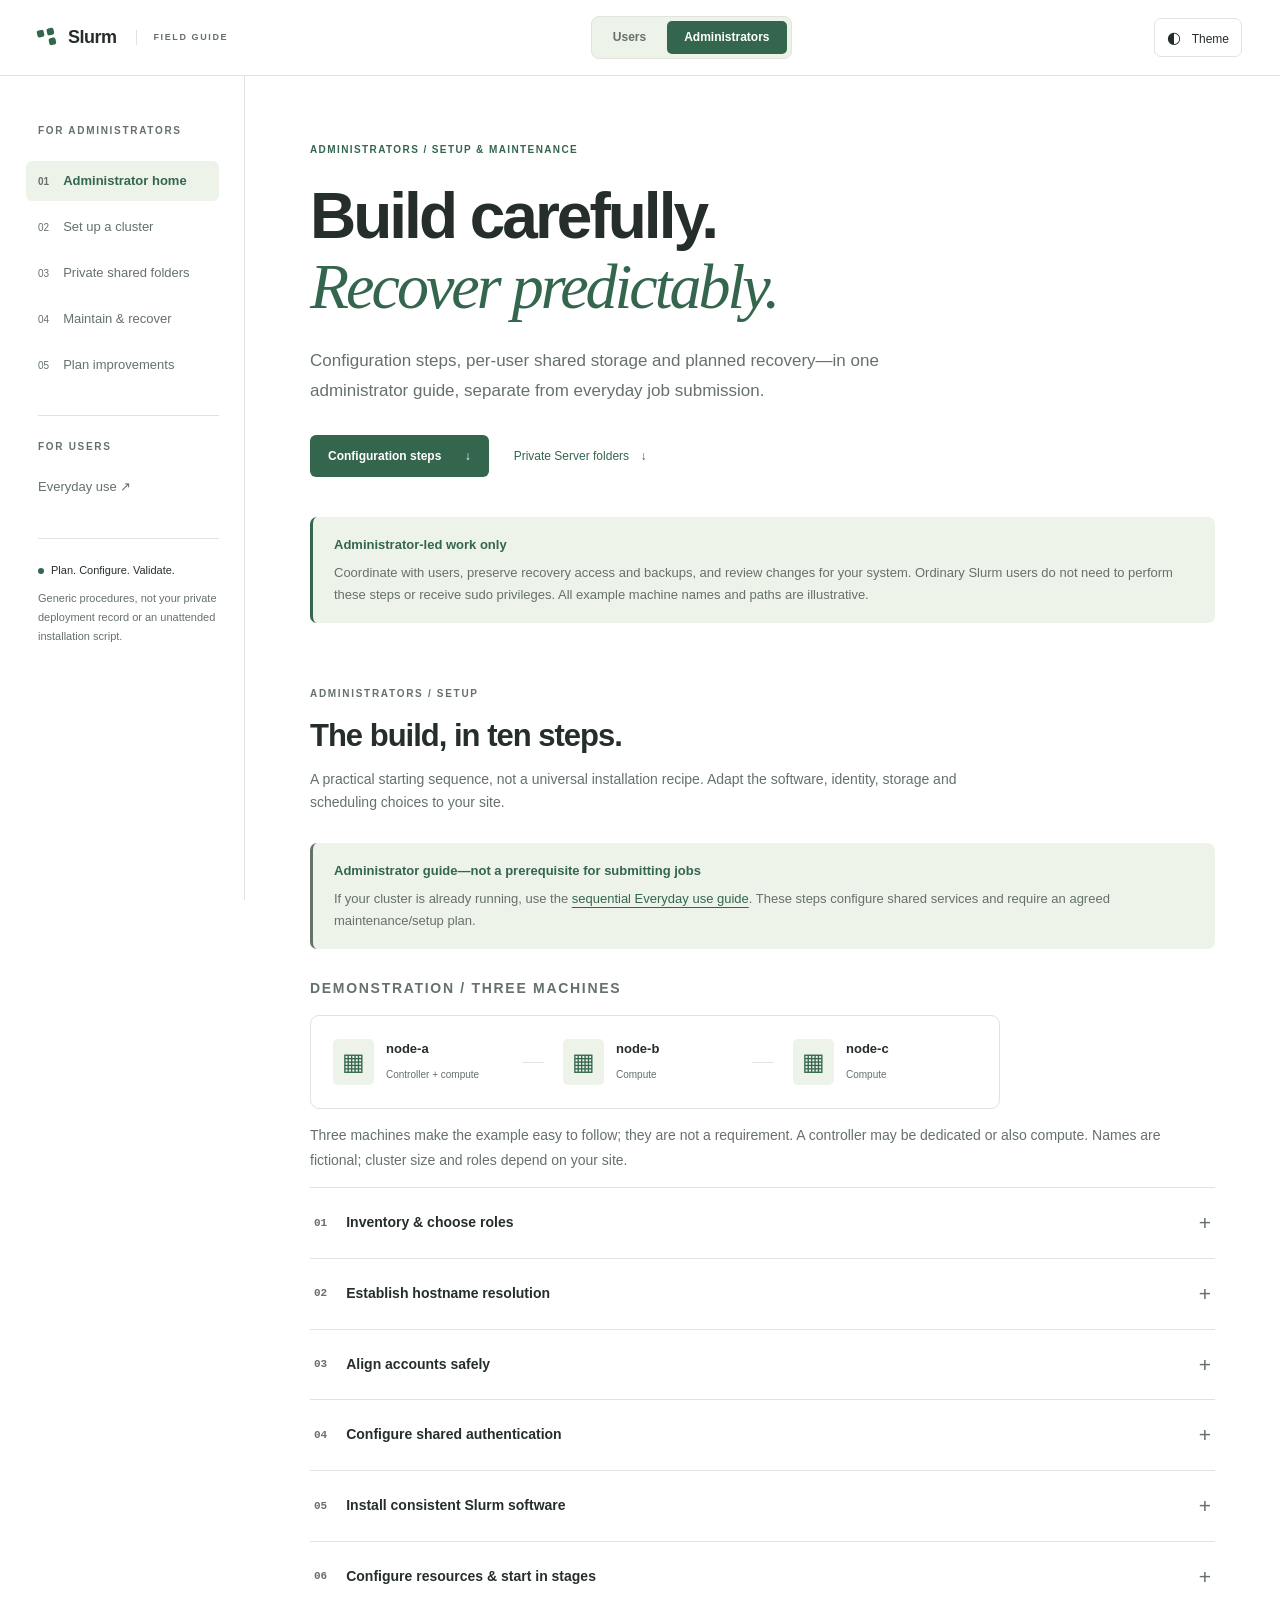
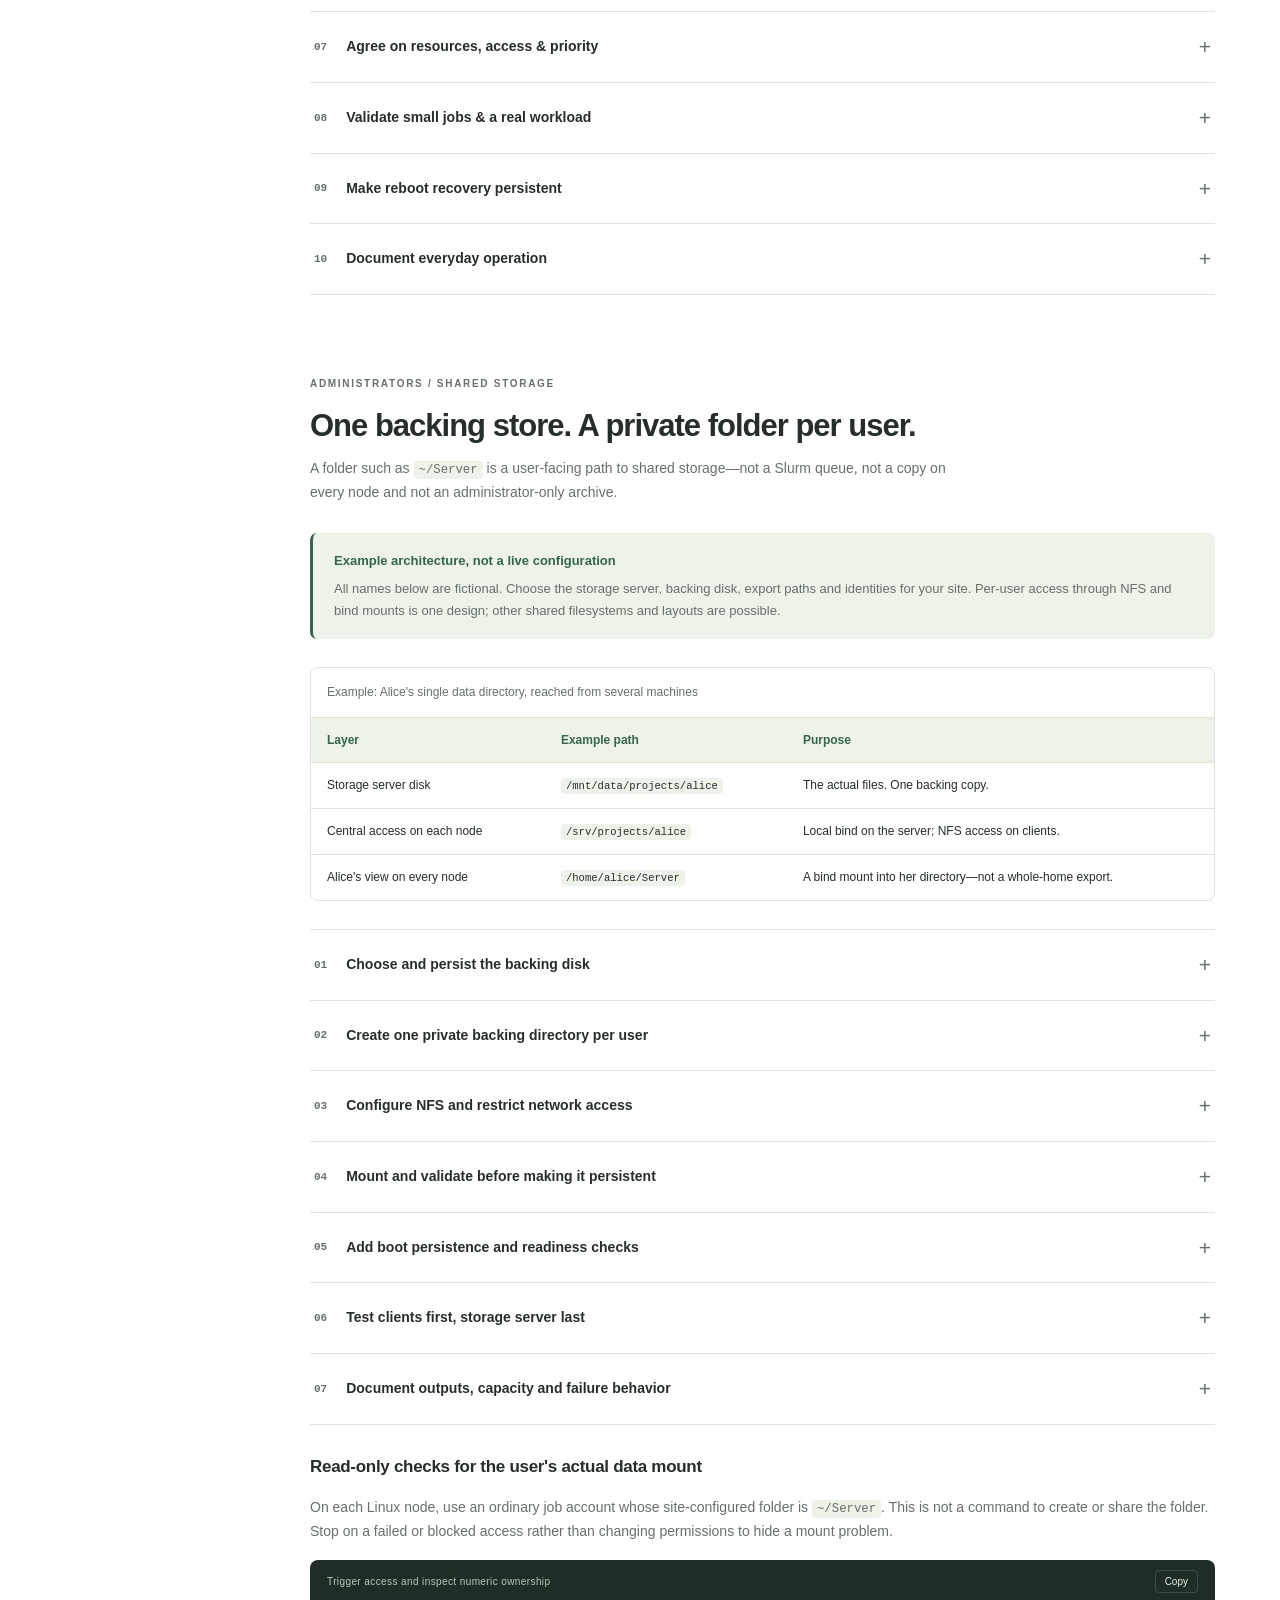
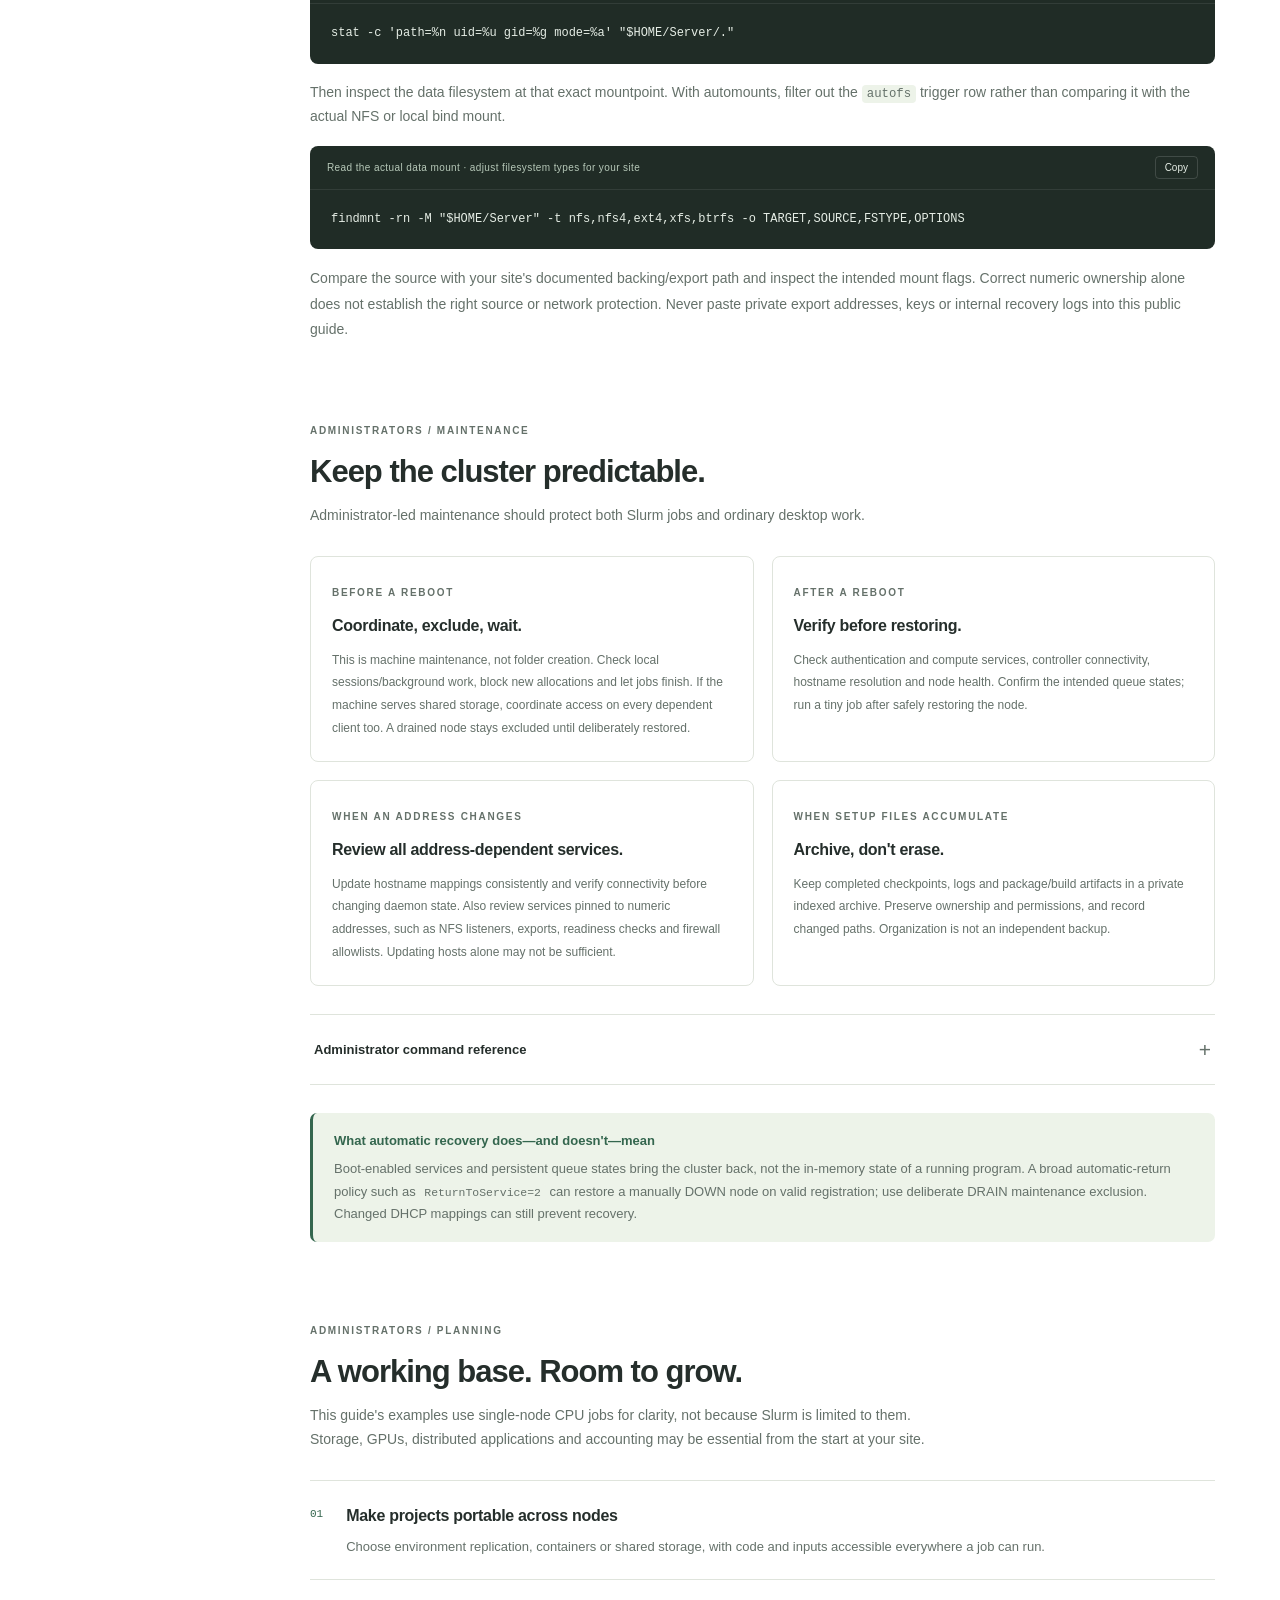
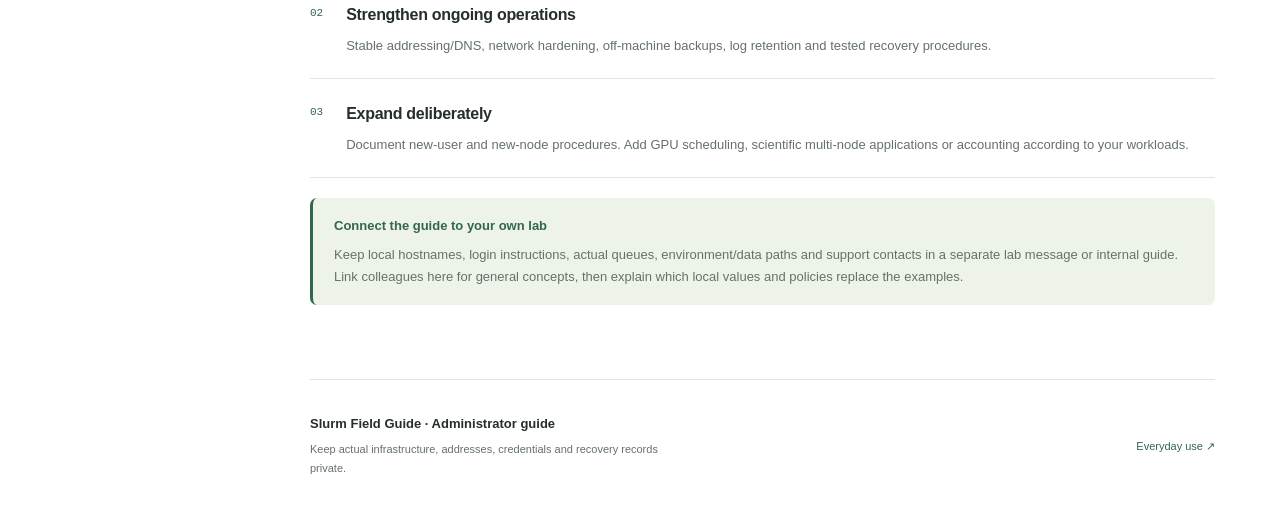
<file: maintenance.html>
<!doctype html>
<html lang="en">
<head>
  <meta charset="utf-8">
  <meta name="viewport" content="width=device-width, initial-scale=1">
  <meta name="description" content="Administrator guide to Slurm configuration, private per-user shared storage, planned maintenance and tested reboot recovery.">
  <meta name="color-scheme" content="light dark">
  <title>Setup &amp; maintenance — Slurm Field Guide</title>
  <link rel="stylesheet" href="styles.css">
  <script src="app.js" defer></script>
</head>
<body>
  <a class="skip-link" href="#main">Skip to content</a>
  <header class="topbar">
    <a class="brand" href="index.html#overview" aria-label="Slurm Field Guide home"><span class="brand-mark" aria-hidden="true"><i></i><i></i><i></i></span>Slurm<span class="brand-label">FIELD GUIDE</span></a>
    <nav class="audience-switch" aria-label="Guide audience">
      <a href="index.html">Users</a>
      <a href="maintenance.html" aria-current="true">Administrators</a>
    </nav>
    <div class="topbar-actions"><button class="theme-toggle" type="button" aria-label="Switch to dark theme">◐ <span>Theme</span></button><button class="menu-toggle" type="button" aria-controls="sidebar" aria-expanded="false">Menu</button></div>
  </header>
  <div class="layout">
    <aside class="sidebar" id="sidebar">
      <p class="nav-label">FOR ADMINISTRATORS</p>
      <nav aria-label="Administrator guide">
        <a href="#admin-overview" class="active"><span>01</span> Administrator home</a>
        <a href="#setup"><span>02</span> Set up a cluster</a>
        <a href="#storage"><span>03</span> Private shared folders</a>
        <a href="#maintenance"><span>04</span> Maintain &amp; recover</a>
        <a href="#next"><span>05</span> Plan improvements</a>
      </nav>
      <p class="nav-label nav-group-label">FOR USERS</p>
      <nav aria-label="User guide">
        <a href="index.html#usage">Everyday use ↗</a>
      </nav>
      <div class="sidebar-note"><span class="status-dot" aria-hidden="true"></span>Plan. Configure. Validate.<p>Generic procedures, not your private deployment record or an unattended installation script.</p></div>
    </aside>
    <main id="main">
      <section class="hero" id="admin-overview" aria-labelledby="admin-title">
        <div class="eyebrow">ADMINISTRATORS / SETUP &amp; MAINTENANCE</div>
        <h1 id="admin-title">Build carefully.<br><em>Recover predictably.</em></h1>
        <p class="hero-description">Configuration steps, per-user shared storage and planned recovery—in one administrator guide, separate from everyday job submission.</p>
        <div class="hero-actions"><a class="button" href="#setup">Configuration steps <span aria-hidden="true">↓</span></a><a class="text-link" href="#storage">Private Server folders <span aria-hidden="true">↓</span></a></div>
        <div class="notice warning"><strong>Administrator-led work only</strong><p>Coordinate with users, preserve recovery access and backups, and review changes for your system. Ordinary Slurm users do not need to perform these steps or receive sudo privileges. All example machine names and paths are illustrative.</p></div>
      </section>
      <section class="content-section" id="setup" aria-labelledby="setup-title">
        <div class="section-heading"><span class="eyebrow">ADMINISTRATORS / SETUP</span><h2 id="setup-title">The build, in ten steps.</h2><p>A practical starting sequence, not a universal installation recipe. Adapt the software, identity, storage and scheduling choices to your site.</p></div>
        <div class="notice admin-notice"><strong>Administrator guide—not a prerequisite for submitting jobs</strong><p>If your cluster is already running, use the <a href="index.html#usage">sequential Everyday use guide</a>. These steps configure shared services and require an agreed maintenance/setup plan.</p></div>
        <p class="eyebrow">DEMONSTRATION / THREE MACHINES</p>
        <div class="cluster-strip" aria-label="Illustrative three-machine demonstration, not a required cluster size"><div class="node"><span class="node-icon" aria-hidden="true">▦</span><div><strong>node-a</strong><small>Controller + compute</small></div></div><span class="connector" aria-hidden="true"></span><div class="node"><span class="node-icon" aria-hidden="true">▦</span><div><strong>node-b</strong><small>Compute</small></div></div><span class="connector" aria-hidden="true"></span><div class="node"><span class="node-icon" aria-hidden="true">▦</span><div><strong>node-c</strong><small>Compute</small></div></div></div>
        <p class="caption">Three machines make the example easy to follow; they are not a requirement. A controller may be dedicated or also compute. Names are fictional; cluster size and roles depend on your site.</p>
        <div class="step-list">
          <details><summary><span class="step-number">01</span><span>Inventory &amp; choose roles</span><span class="expand" aria-hidden="true">+</span></summary><div class="step-body"><p>Record CPU topology, RAM, operating system and networking. Choose a reliable controller; it may also run compute work. Keep the first experiment small.</p><p class="acceptance"><strong>Check:</strong> every selected node has a hardware inventory and an agreed role.</p></div></details>
          <details><summary><span class="step-number">02</span><span>Establish hostname resolution</span><span class="expand" aria-hidden="true">+</span></summary><div class="step-body"><p>Make node names resolve consistently everywhere. Temporary host-file mappings work for an experiment, but DHCP address changes need manual updates.</p><p class="acceptance"><strong>Check:</strong> each node resolves and reaches all peers using their names.</p></div></details>
          <details><summary><span class="step-number">03</span><span>Align accounts safely</span><span class="expand" aria-hidden="true">+</span></summary><div class="step-body"><p>Provide consistent job-user identities across nodes, through central identity services or coordinated local accounts. Existing IDs do not need changing if already consistent. Preserve recovery access; if migration is necessary, stop affected activity and back up account databases, ownership records and ACLs first.</p><p class="acceptance"><strong>Check:</strong> account identities, file ownership, access groups and recovery login are validated. Identity migration is a maintenance operation, not a mandatory step for every cluster.</p></div></details>
          <details><summary><span class="step-number">04</span><span>Configure shared authentication</span><span class="expand" aria-hidden="true">+</span></summary><div class="step-body">
            <p>Check repositories, time synchronization and service identities. In this demonstration, install <a href="https://github.com/dun/munge">MUNGE</a>: it creates and verifies tamper-resistant credentials carrying a user's identity, so Slurm services can trust requests across nodes. It does not create user accounts or schedule jobs.</p>
            <p>Securely distribute one protected secret key to the participating nodes. Never put that key in documentation or a public repository.</p>
            <p class="acceptance"><strong>Check:</strong> local and cross-node credential decoding succeeds.</p>
          </div></details>
          <details><summary><span class="step-number">05</span><span>Install consistent Slurm software</span><span class="expand" aria-hidden="true">+</span></summary><div class="step-body">
            <p>Two common choices on Ubuntu:</p>
            <p><strong>Ubuntu packages, with Ubuntu Pro where needed.</strong> Install through APT for distribution-integrated packages and updates. Ubuntu Pro is not required just to install Slurm; its <a href="https://documentation.ubuntu.com/security/security-updates/esm/">ESM Apps coverage</a> can provide additional security fixes for Universe packages such as Slurm. The packaged version may be older but receive backported fixes; check coverage and advisories for your Ubuntu release.</p>
            <p><strong>Upstream Slurm from SchedMD.</strong> Choose a supported upstream release and follow the <a href="https://slurm.schedmd.com/quickstart_admin.html">official installation guide</a>, preferably building DEB packages on Ubuntu. This gives more control over the version and features, but you manage builds, dependencies and future security updates yourself.</p>
            <p>Choose one route consistently across the cluster, deploy compatible versions and install controller/compute components according to each node's role. Keep services from starting prematurely.</p>
            <p class="acceptance"><strong>Check:</strong> versions match and package installation is complete before daemon startup.</p>
          </div></details>
          <details><summary><span class="step-number">06</span><span>Configure resources &amp; start in stages</span><span class="expand" aria-hidden="true">+</span></summary><div class="step-body"><p>Use Slurm-detected topology to define node resources. Arrange consistent configuration delivery, cgroup isolation and persistent state paths. The demonstration distributes configuration files directly; other deployments may use Slurm's configless mode. Start the controller, then compute daemons, keeping test queues closed until ready.</p><p class="acceptance"><strong>Check:</strong> controller is reachable and every compute node registers with the expected resources.</p></div></details>
          <details><summary><span class="step-number">07</span><span>Agree on resources, access &amp; priority</span><span class="expand" aria-hidden="true">+</span></summary><div class="step-body"><p>Choose partitions, access rules, limits and scheduling policy. For shared workstations, the demonstration reserves desktop headroom and uses non-preemptive owner queues. Dedicated clusters may instead use accounts, fair-share or other policies. These are choices, not Slurm-wide defaults.</p><p class="acceptance"><strong>Check:</strong> actual resource confinement, permitted/denied access and waiting-job order match the policy you chose.</p></div></details>
          <details><summary><span class="step-number">08</span><span>Validate small jobs &amp; a real workload</span><span class="expand" aria-hidden="true">+</span></summary><div class="step-body"><p>Run tiny tasks on every node, test permitted and denied submissions, then check a real application's environment and imports. Open normal queues after the agreed limits and scheduling behavior pass. If projects need shared input access, configure and validate <a href="#storage">per-user shared storage</a> as a separate storage service; Slurm does not provide it.</p><p class="acceptance"><strong>Check:</strong> jobs use the correct identity, node and allocation. A partial application trial does not prove full-run completion or scientific correctness.</p></div></details>
          <details><summary><span class="step-number">09</span><span>Make reboot recovery persistent</span><span class="expand" aria-hidden="true">+</span></summary><div class="step-body"><p>Enable services at boot, persist normal queue states and configure startup ordering/retries. Agree on automatic node-return policy and test idle reboots individually, controller last.</p><p class="acceptance"><strong>Check:</strong> services start without manual intervention, nodes rejoin, queues retain their intended states and a tiny task runs after each reboot.</p></div></details>
          <details><summary><span class="step-number">10</span><span>Document everyday operation</span><span class="expand" aria-hidden="true">+</span></summary><div class="step-body"><p>Keep a private deployment record and a separate public/user guide. Provide simple templates, monitoring/cancellation instructions and maintenance expectations. Archive completed setup artifacts without deleting recovery evidence.</p><p class="acceptance"><strong>Check:</strong> users can submit a job without replaying setup scripts or exposing private logs.</p></div></details>
        </div>
      </section>

      <section class="content-section" id="storage" aria-labelledby="storage-title">
        <div class="section-heading"><span class="eyebrow">ADMINISTRATORS / SHARED STORAGE</span><h2 id="storage-title">One backing store. A private folder per user.</h2><p>A folder such as <code>~/Server</code> is a user-facing path to shared storage—not a Slurm queue, not a copy on every node and not an administrator-only archive.</p></div>
        <div class="notice"><strong>Example architecture, not a live configuration</strong><p>All names below are fictional. Choose the storage server, backing disk, export paths and identities for your site. Per-user access through NFS and bind mounts is one design; other shared filesystems and layouts are possible.</p></div>
        <div class="reference-table"><table><caption>Example: Alice's single data directory, reached from several machines</caption><thead><tr><th>Layer</th><th>Example path</th><th>Purpose</th></tr></thead><tbody>
          <tr><td>Storage server disk</td><td><code>/mnt/data/projects/alice</code></td><td>The actual files. One backing copy.</td></tr>
          <tr><td>Central access on each node</td><td><code>/srv/projects/alice</code></td><td>Local bind on the server; NFS access on clients.</td></tr>
          <tr><td>Alice's view on every node</td><td><code>/home/alice/Server</code></td><td>A bind mount into her directory—not a whole-home export.</td></tr>
        </tbody></table></div>
        <div class="step-list">
          <details><summary><span class="step-number">01</span><span>Choose and persist the backing disk</span><span class="expand" aria-hidden="true">+</span></summary><div class="step-body"><p>Audit capacity, filesystem, existing contents and backups. Identify the disk by UUID and verify its boot mount before creating the backing tree. Do not format or repartition a populated disk as part of folder creation.</p><p class="acceptance"><strong>Check:</strong> the real expected disk is mounted. Exports and bind mounts must not silently fall back to an empty directory on the root disk if it is absent.</p></div></details>
          <details><summary><span class="step-number">02</span><span>Create one private backing directory per user</span><span class="expand" aria-hidden="true">+</span></summary><div class="step-body"><p>Use consistent numeric UID/GID identities across all participating nodes. Give each user ownership of their directory and private permissions, commonly 0700. Provide traversal of the parent without making everyone's files listable. Preserve existing ACLs and content; do not recursively change unrelated homes or datasets.</p><p class="acceptance"><strong>Check:</strong> each ordinary user can access their own folder; a different ordinary user cannot read it. Privacy from peers is not privacy from privileged administrators.</p></div></details>
          <details><summary><span class="step-number">03</span><span>Configure NFS and restrict network access</span><span class="expand" aria-hidden="true">+</span></summary><div class="step-body"><p>Install the server/client components and select the NFS version. Restrict exports and firewall access to approved clients, retain root squashing and avoid wildcard access. For an NFSv4-only setup, ensure unused legacy RPC services are not needlessly exposed. Review the <a href="https://man7.org/linux/man-pages/man5/exports.5.html" target="_blank" rel="noopener noreferrer">export options</a> before applying site-specific configuration.</p><p>AUTH_SYS relies on trusted client machines and consistent identities. Root squashing is not a security boundary against administrators of trusted clients, and ordinary NFS is not automatically encrypted. Match institutional security requirements.</p><p class="acceptance"><strong>Check:</strong> inspect live exports, actual listening addresses/ports and the dedicated firewall rules. Preserve unrelated rules, including container networking.</p></div></details>
          <details><summary><span class="step-number">04</span><span>Mount and validate before making it persistent</span><span class="expand" aria-hidden="true">+</span></summary><div class="step-body"><p>Test central client access, then each user's bind path. Protect empty mountpoint stubs against accidental local writes when storage is absent, without claiming they protect against a home-directory owner deliberately replacing a path. Never mount over existing user files without a migration plan.</p><p class="acceptance"><strong>Check:</strong> create a small uniquely named probe as an ordinary user, read the same probe through the other nodes, and verify private access for every enrolled user. Retain or deliberately clean test probes; do not use blanket deletion.</p></div></details>
          <details><summary><span class="step-number">05</span><span>Add boot persistence and readiness checks</span><span class="expand" aria-hidden="true">+</span></summary><div class="step-body"><p>Use reviewed mount/automount units or fstab entries. Keep dependency order: backing disk → storage service → central access → user bind paths. A systemd automount can trigger its matching mount on first access; put network ordering on the mount, not the automount, to avoid dependency cycles. See the <a href="https://man7.org/linux/man-pages/man5/systemd.automount.5.html" target="_blank" rel="noopener noreferrer">automount reference</a>.</p><p>A global <code>network-online.target</code> is not a guarantee that the exact interface/address your server requires is ready. Validate that requirement explicitly, with a bounded wait and a startup timeout that accommodates it. Fail closed if the approved disk, address or firewall is missing; do not simply bypass checks. <a href="https://networkmanager.dev/docs/api/latest/NetworkManager-wait-online.service.html" target="_blank" rel="noopener noreferrer">NetworkManager startup readiness</a> depends on its profiles and device state.</p><p class="acceptance"><strong>Check:</strong> backing filesystem, source, numeric ownership and permissions—not merely that an empty folder or active automount unit exists.</p></div></details>
          <details><summary><span class="step-number">06</span><span>Test clients first, storage server last</span><span class="expand" aria-hidden="true">+</span></summary><div class="step-body"><p>Arrange a quiet window, exclude affected nodes from new work and let existing work finish. Reboot a client, reconnect and validate storage and Slurm before moving on. Reboot the storage server last while clients stay online; pause shared-folder activity everywhere first. Hard NFS I/O can block during the server outage.</p><p class="acceptance"><strong>Check:</strong> services recover without manual starts; every user's real data path works on every node; permissions remain private; controller/node registration is healthy. Only then release intentional maintenance drains. A check after a manual service start does not prove automatic boot recovery.</p></div></details>
          <details><summary><span class="step-number">07</span><span>Document outputs, capacity and failure behavior</span><span class="expand" aria-hidden="true">+</span></summary><div class="step-body"><p>Tell users what is shared, what stays local and where each job writes results/scratch. A relative output path follows the execution working directory, not automatically the submission machine. Slurm does not set disk quotas or copy packages. Decide capacity monitoring, quotas, retention and backups separately.</p><p class="acceptance"><strong>Check:</strong> users know the storage server must be available, this is one shared copy rather than a backup, and large outputs have an agreed destination. Deleting a shared file affects the same data seen from other nodes.</p></div></details>
        </div>
        <h3>Read-only checks for the user's actual data mount</h3>
        <p>On each Linux node, use an ordinary job account whose site-configured folder is <code>~/Server</code>. This is not a command to create or share the folder. Stop on a failed or blocked access rather than changing permissions to hide a mount problem.</p>
        <div class="code-block"><div class="code-header"><span>Trigger access and inspect numeric ownership</span><button class="copy-button" type="button">Copy</button></div><pre><code>stat -c 'path=%n uid=%u gid=%g mode=%a' "$HOME/Server/."</code></pre></div>
        <p>Then inspect the data filesystem at that exact mountpoint. With automounts, filter out the <code>autofs</code> trigger row rather than comparing it with the actual NFS or local bind mount.</p>
        <div class="code-block"><div class="code-header"><span>Read the actual data mount · adjust filesystem types for your site</span><button class="copy-button" type="button">Copy</button></div><pre><code>findmnt -rn -M "$HOME/Server" -t nfs,nfs4,ext4,xfs,btrfs -o TARGET,SOURCE,FSTYPE,OPTIONS</code></pre></div>
        <p class="caption">Compare the source with your site's documented backing/export path and inspect the intended mount flags. Correct numeric ownership alone does not establish the right source or network protection. Never paste private export addresses, keys or internal recovery logs into this public guide.</p>
      </section>

      <section class="content-section" id="maintenance" aria-labelledby="maintenance-title">
        <div class="section-heading"><span class="eyebrow">ADMINISTRATORS / MAINTENANCE</span><h2 id="maintenance-title">Keep the cluster predictable.</h2><p>Administrator-led maintenance should protect both Slurm jobs and ordinary desktop work.</p></div>
        <div class="maintenance-grid"><article><span class="card-number">BEFORE A REBOOT</span><h3>Coordinate, exclude, wait.</h3><p>This is machine maintenance, not folder creation. Check local sessions/background work, block new allocations and let jobs finish. If the machine serves shared storage, coordinate access on every dependent client too. A drained node stays excluded until deliberately restored.</p></article><article><span class="card-number">AFTER A REBOOT</span><h3>Verify before restoring.</h3><p>Check authentication and compute services, controller connectivity, hostname resolution and node health. Confirm the intended queue states; run a tiny job after safely restoring the node.</p></article><article><span class="card-number">WHEN AN ADDRESS CHANGES</span><h3>Review all address-dependent services.</h3><p>Update hostname mappings consistently and verify connectivity before changing daemon state. Also review services pinned to numeric addresses, such as NFS listeners, exports, readiness checks and firewall allowlists. Updating hosts alone may not be sufficient.</p></article><article><span class="card-number">WHEN SETUP FILES ACCUMULATE</span><h3>Archive, don't erase.</h3><p>Keep completed checkpoints, logs and package/build artifacts in a private indexed archive. Preserve ownership and permissions, and record changed paths. Organization is not an independent backup.</p></article></div>
        <details class="admin-detail"><summary>Administrator command reference <span class="expand" aria-hidden="true">+</span></summary><div class="step-body"><p>Use the real node name and your site's configuration path. These are administrator examples, not an unattended reboot script. <code>DRAIN</code> blocks new allocations; it does not cancel running jobs.</p><div class="code-block"><div class="code-header"><span>Maintenance exclusion and read-only checks</span><button class="copy-button" type="button">Copy</button></div><pre><code># Before maintenance: exclude the target, then wait for work to finish.
sudo scontrol update NodeName=node-a State=DRAIN Reason="planned maintenance"
sudo squeue -w node-a

# After maintenance: inspect before deciding whether to restore it.
systemctl is-enabled munge slurmd
systemctl is-active munge slurmd
sudo scontrol ping
sudo scontrol show node node-a
sudo sinfo --all -N -o '%N %P %a %t'

# On the controller node, also check its controller service.
systemctl is-active slurmctld</code></pre></div><p>Only after local health is verified, an administrator may restore a deliberately drained node with <code>sudo scontrol update NodeName=node-a State=RESUME</code>. Do not blindly restore a node with a hardware, identity or configuration failure.</p></div></details>
        <div class="notice warning"><strong>What automatic recovery does—and doesn't—mean</strong><p>Boot-enabled services and persistent queue states bring the cluster back, not the in-memory state of a running program. A broad automatic-return policy such as <code>ReturnToService=2</code> can restore a manually DOWN node on valid registration; use deliberate DRAIN maintenance exclusion. Changed DHCP mappings can still prevent recovery.</p></div>
      </section>

      <section class="content-section" id="next" aria-labelledby="next-title"><div class="section-heading"><span class="eyebrow">ADMINISTRATORS / PLANNING</span><h2 id="next-title">A working base. Room to grow.</h2><p>This guide's examples use single-node CPU jobs for clarity, not because Slurm is limited to them. Storage, GPUs, distributed applications and accounting may be essential from the start at your site.</p></div><ol class="roadmap"><li><span>01</span><div><h3>Make projects portable across nodes</h3><p>Choose environment replication, containers or shared storage, with code and inputs accessible everywhere a job can run.</p></div></li><li><span>02</span><div><h3>Strengthen ongoing operations</h3><p>Stable addressing/DNS, network hardening, off-machine backups, log retention and tested recovery procedures.</p></div></li><li><span>03</span><div><h3>Expand deliberately</h3><p>Document new-user and new-node procedures. Add GPU scheduling, scientific multi-node applications or accounting according to your workloads.</p></div></li></ol><div class="notice"><strong>Connect the guide to your own lab</strong><p>Keep local hostnames, login instructions, actual queues, environment/data paths and support contacts in a separate lab message or internal guide. Link colleagues here for general concepts, then explain which local values and policies replace the examples.</p></div></section>
      <footer><div><strong>Slurm Field Guide · Administrator guide</strong><p>Keep actual infrastructure, addresses, credentials and recovery records private.</p></div><a href="index.html#usage">Everyday use ↗</a></footer>
    </main>
  </div>
  <div class="sr-only" id="copy-status" role="status" aria-live="polite"></div>
</body>
</html>
</file>
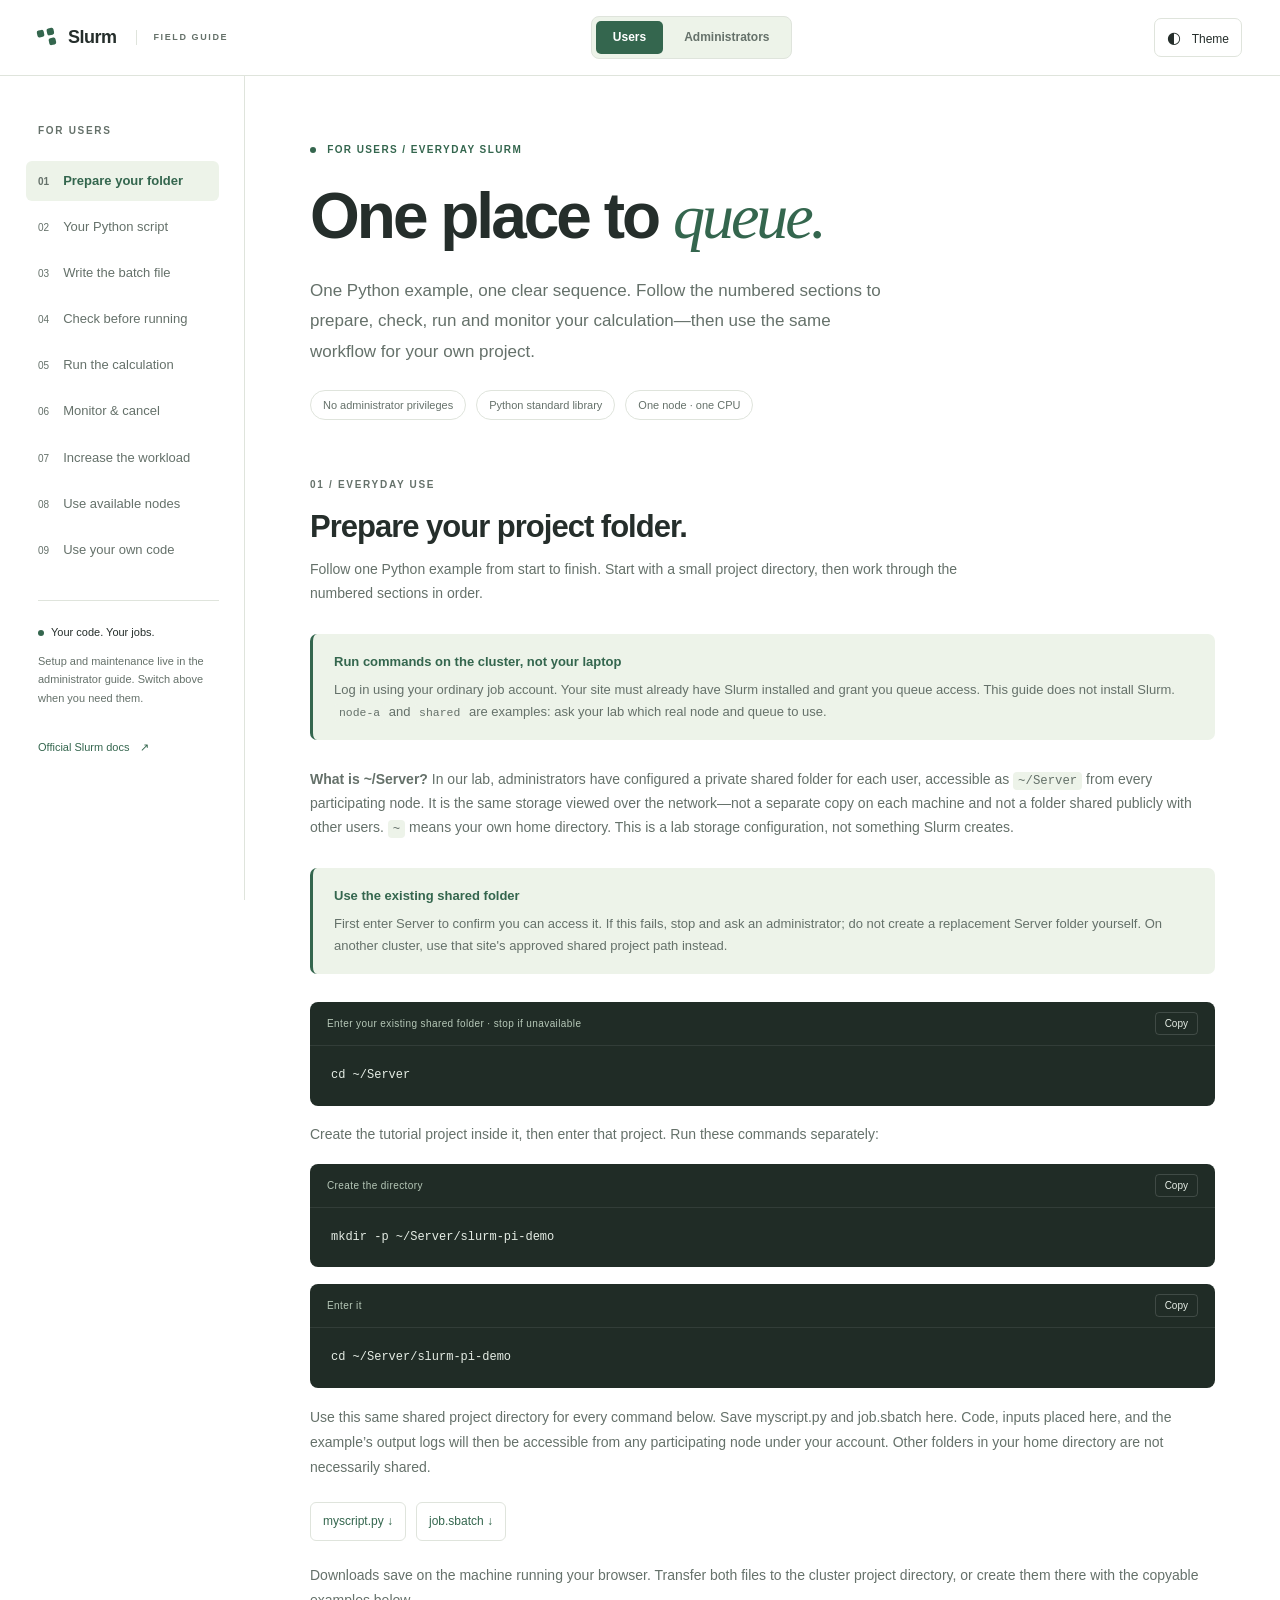
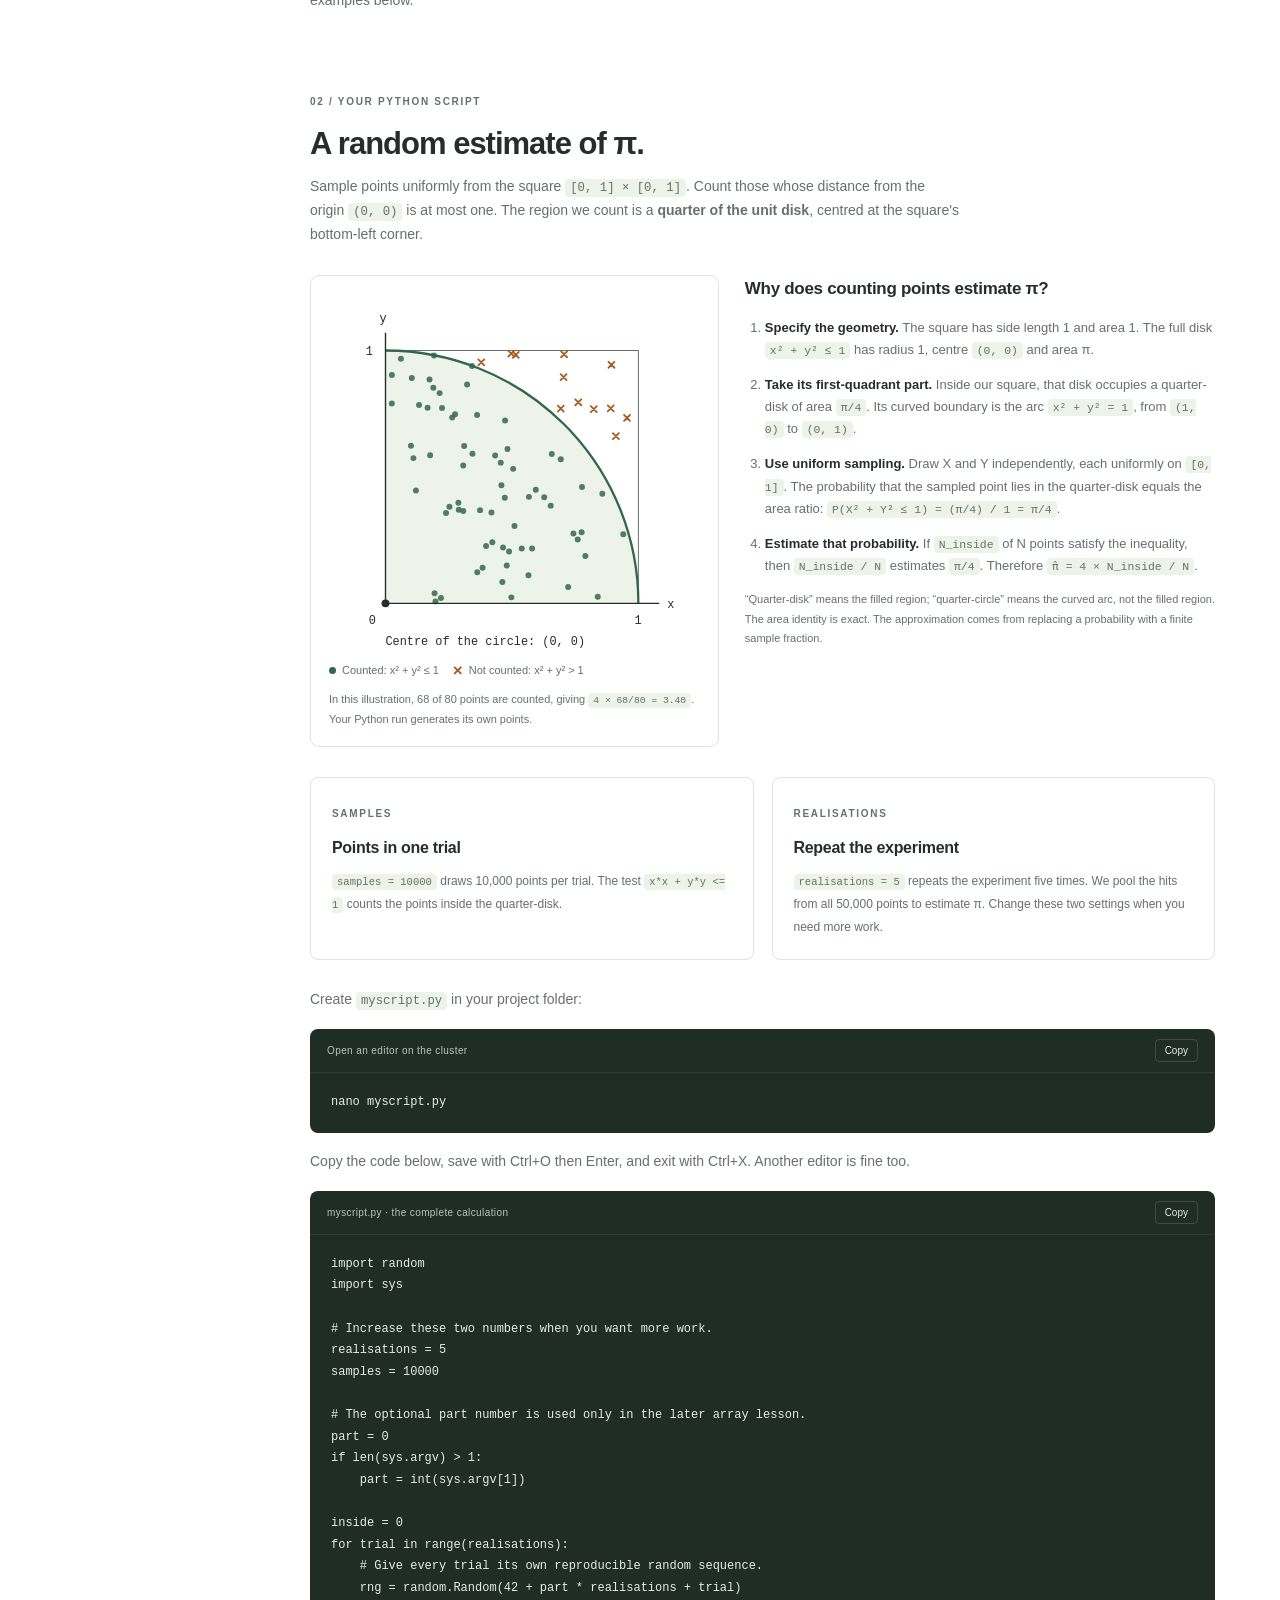
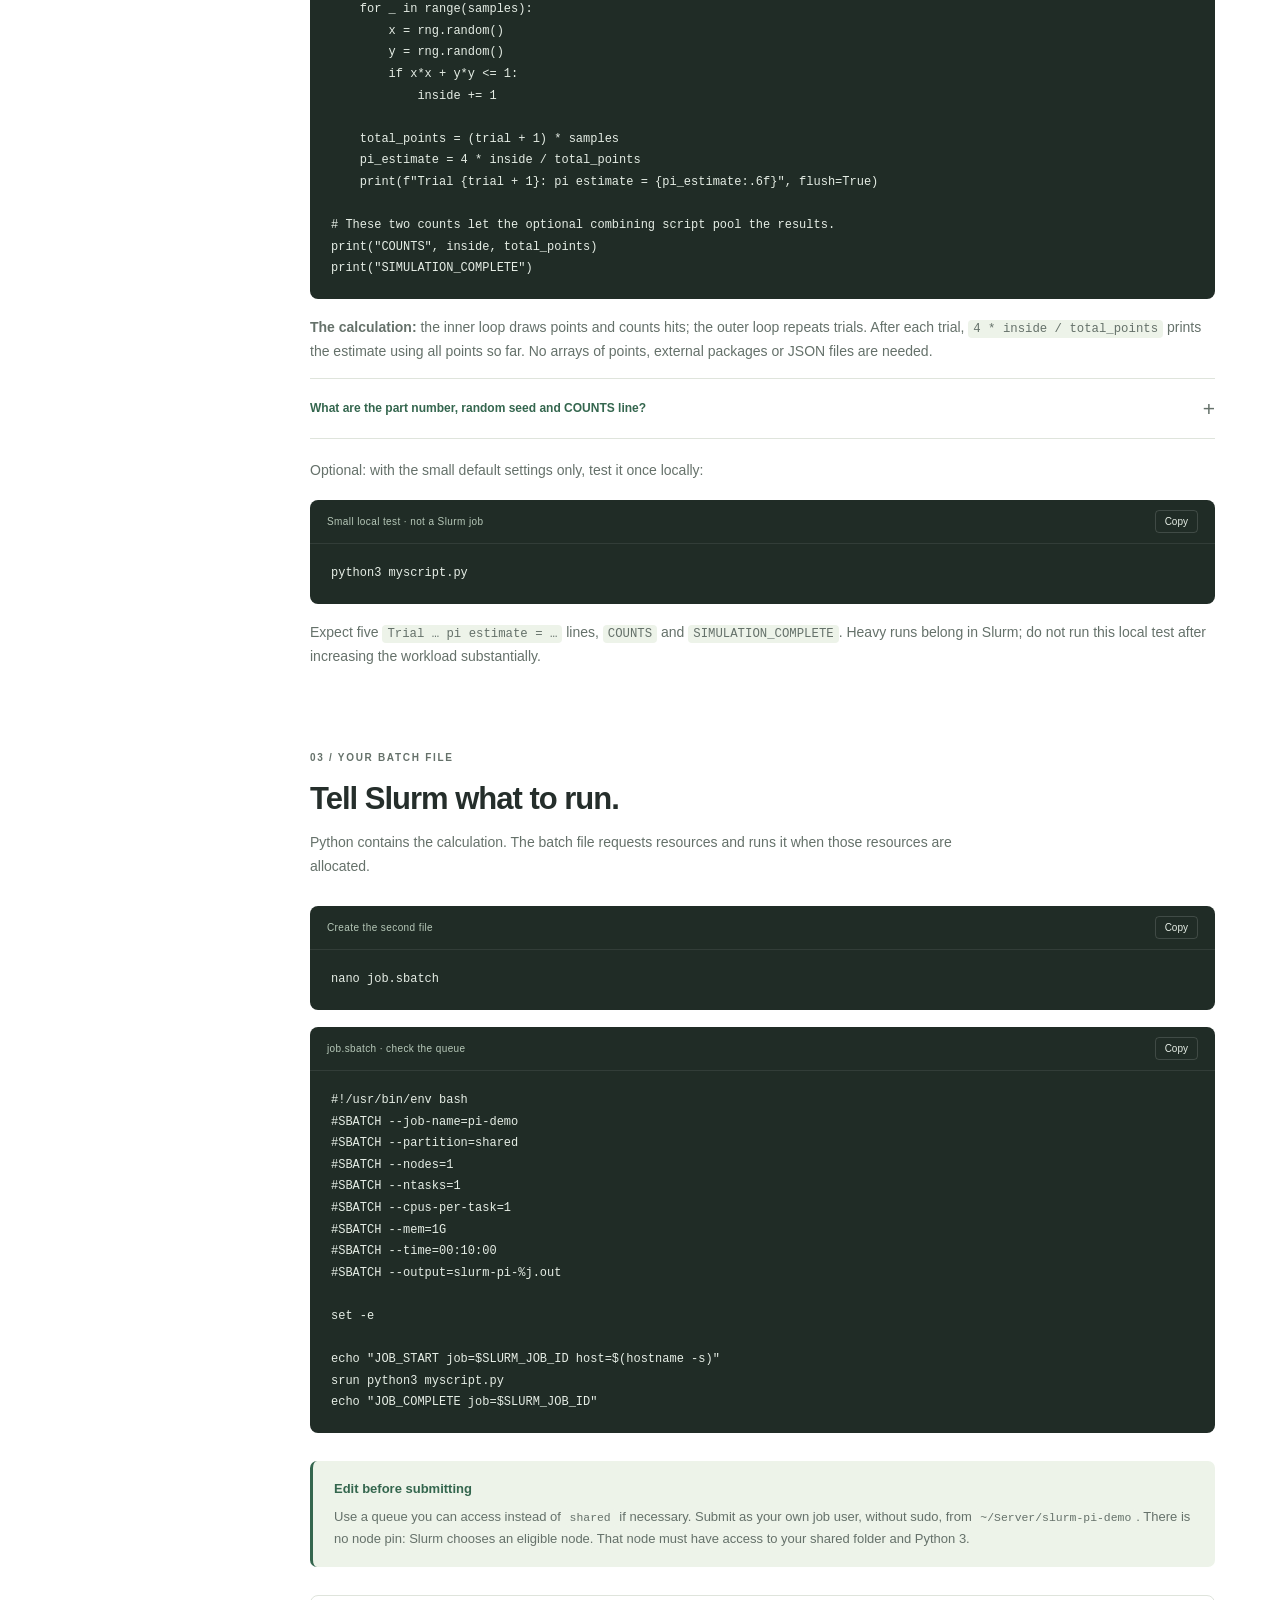
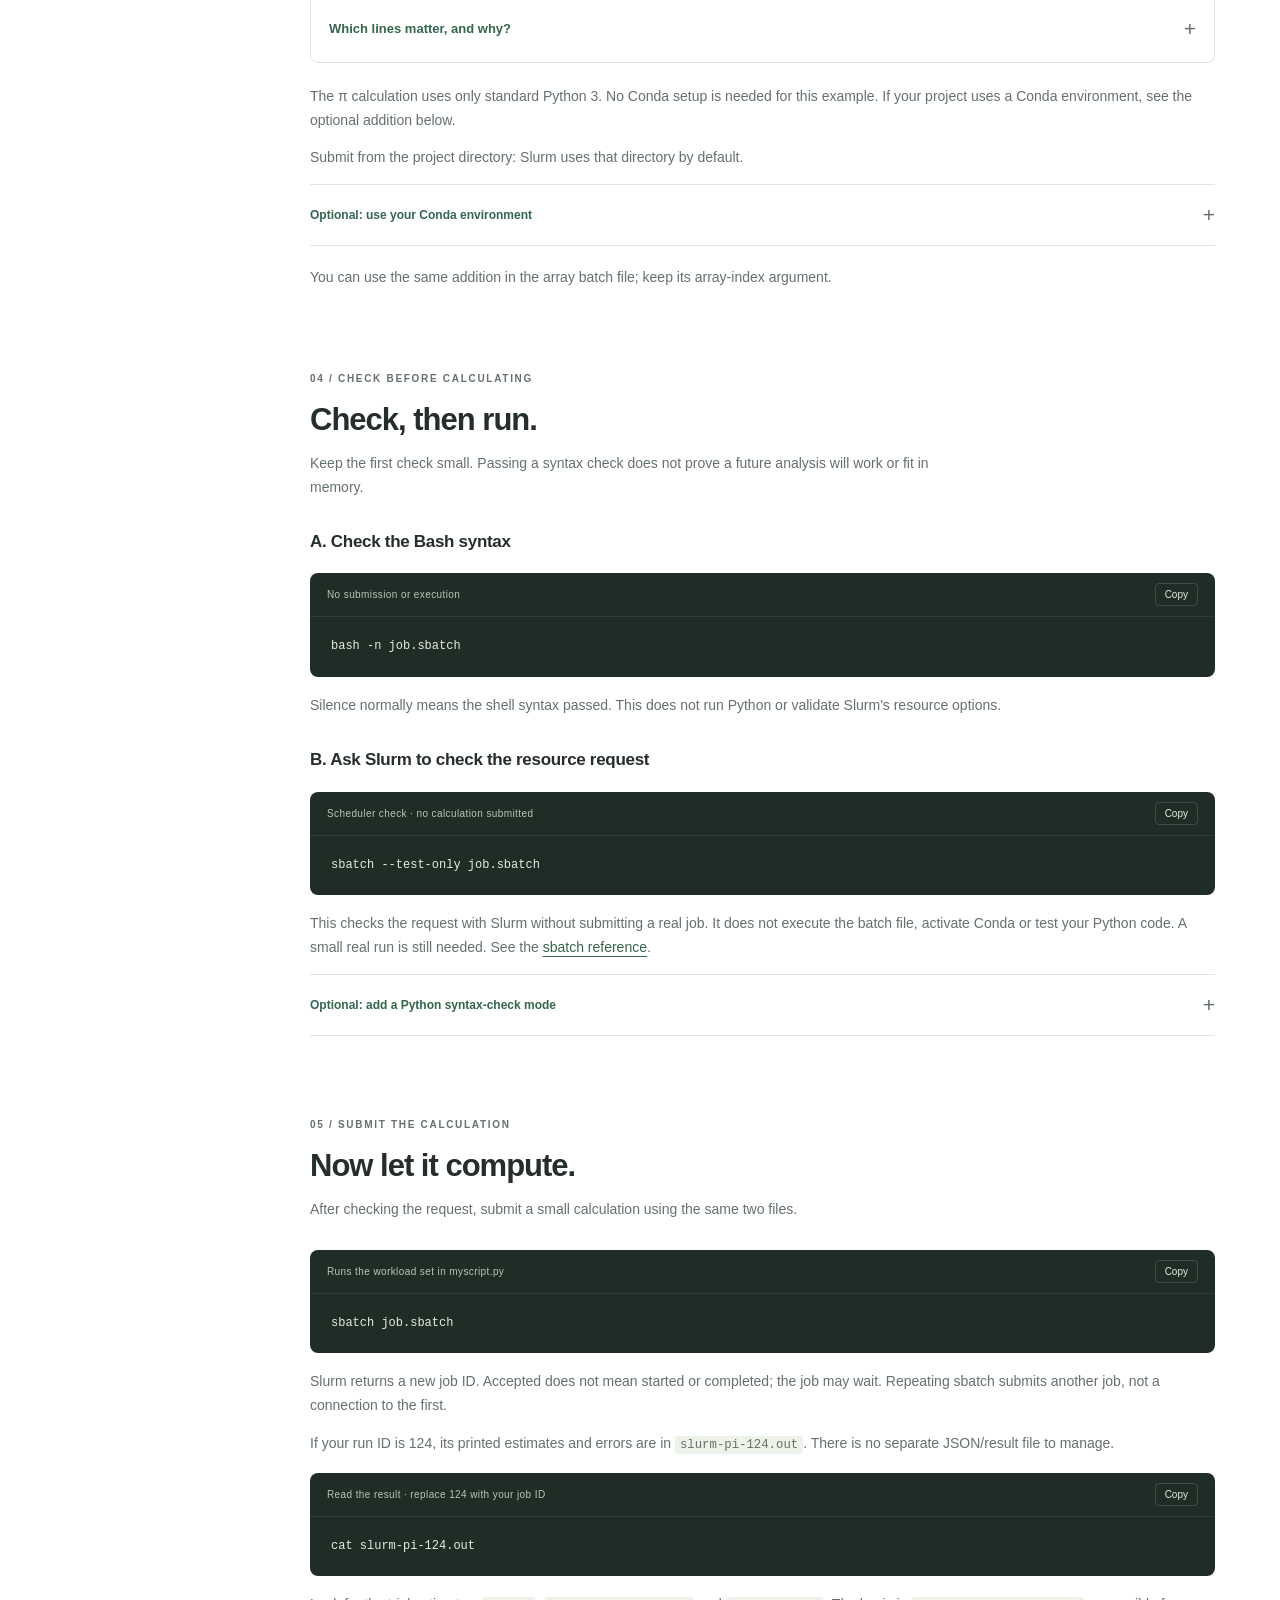
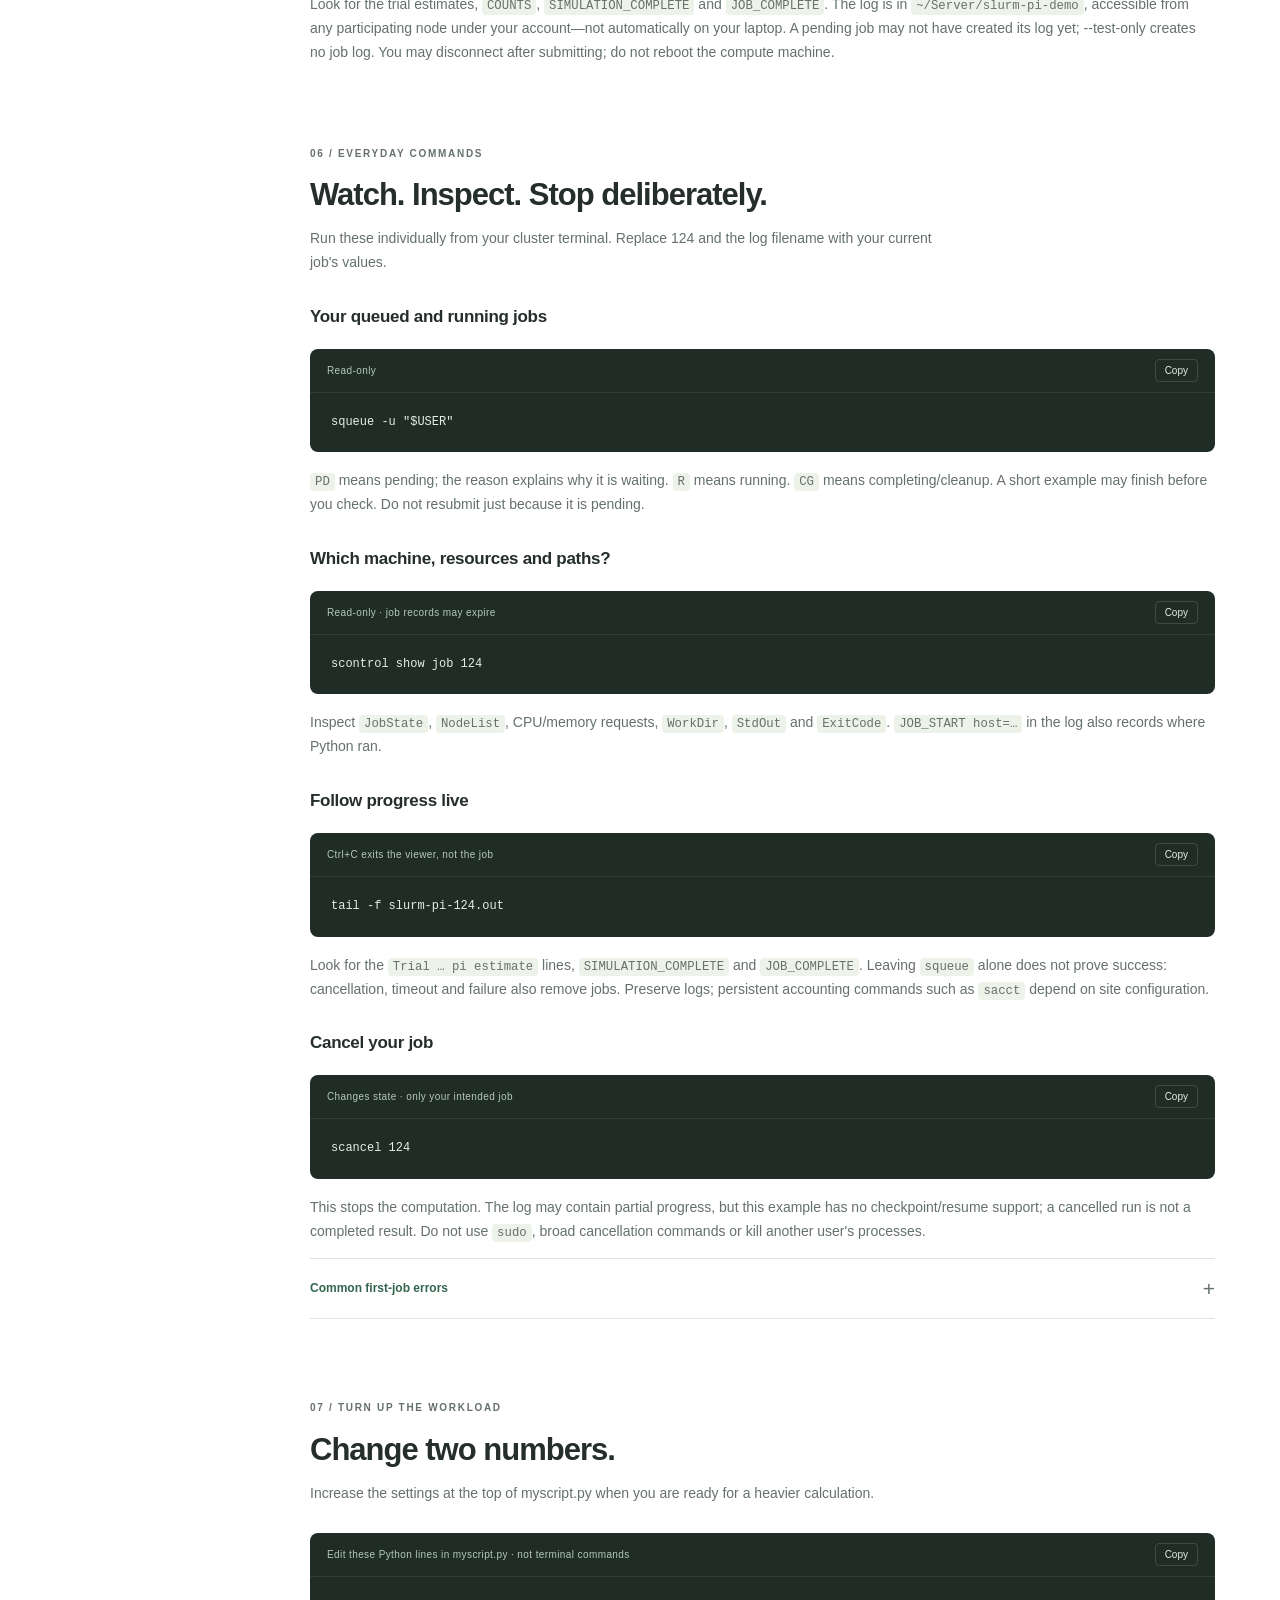
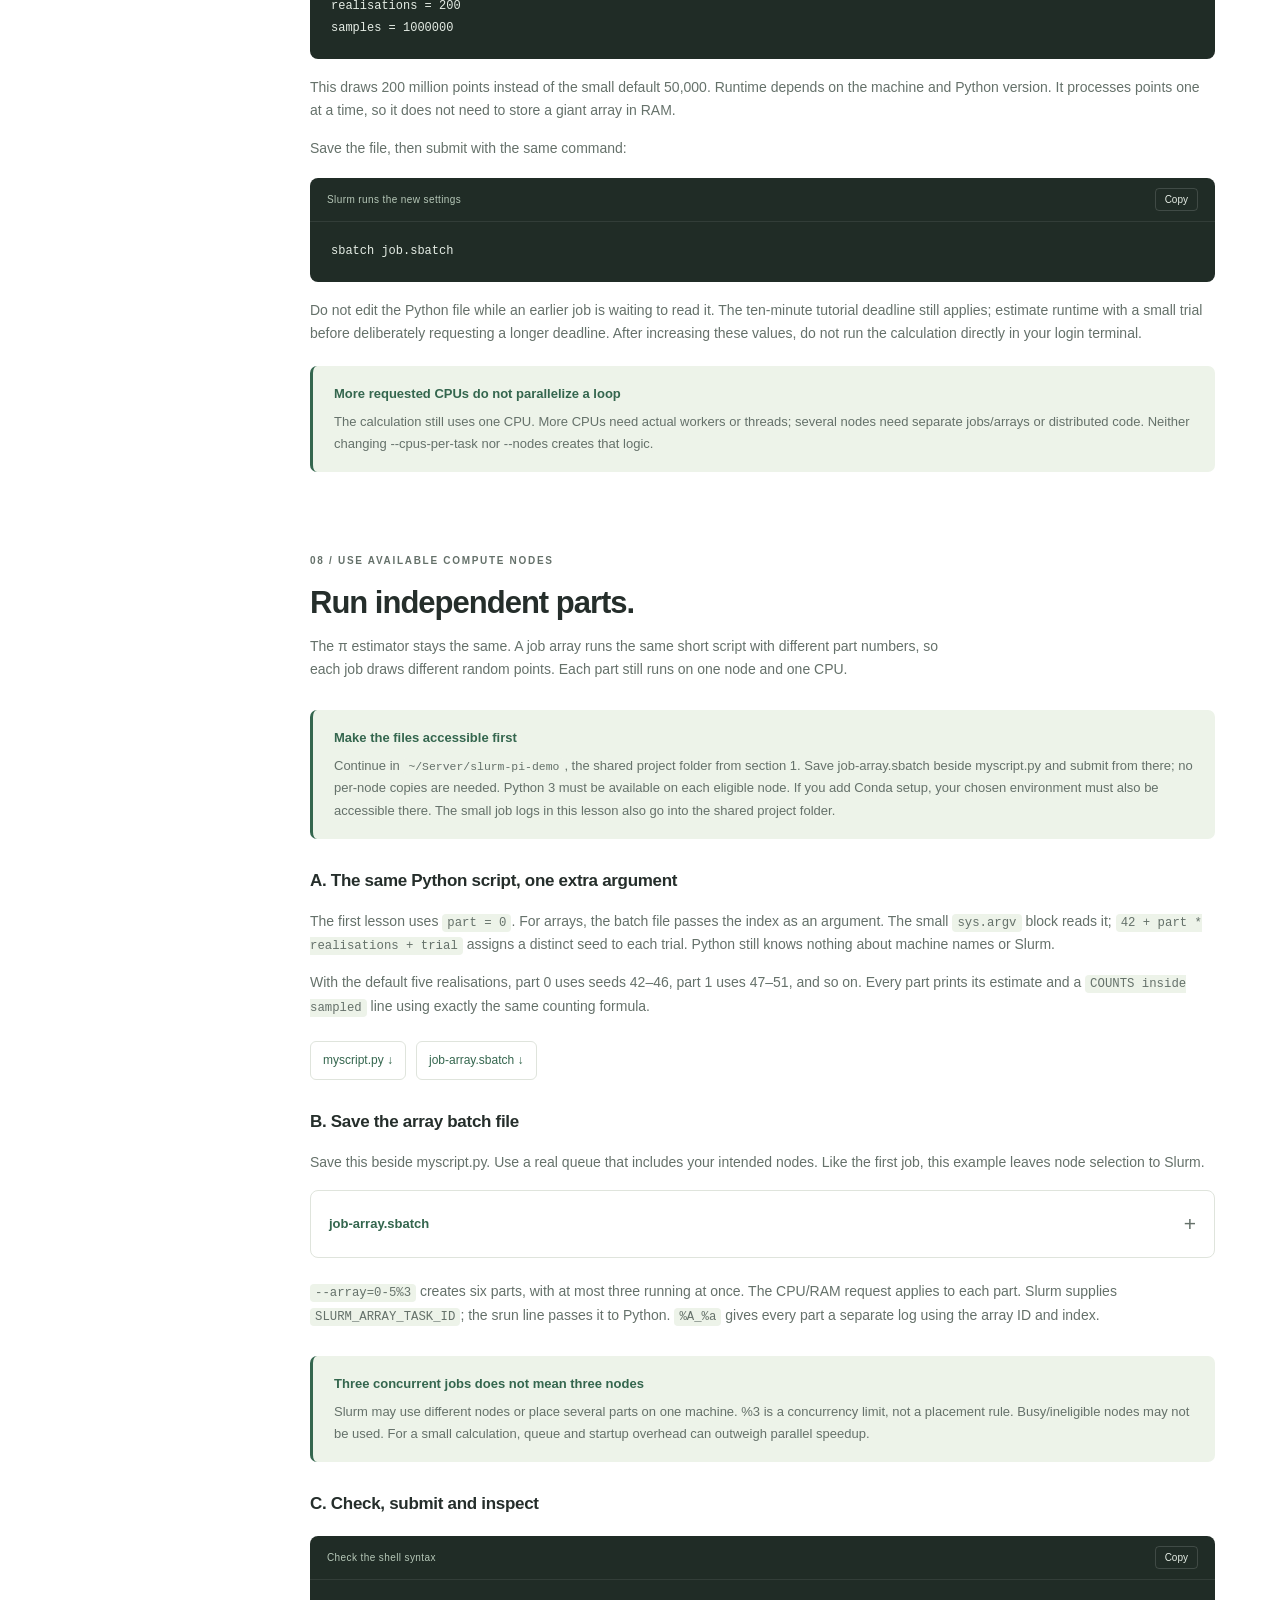
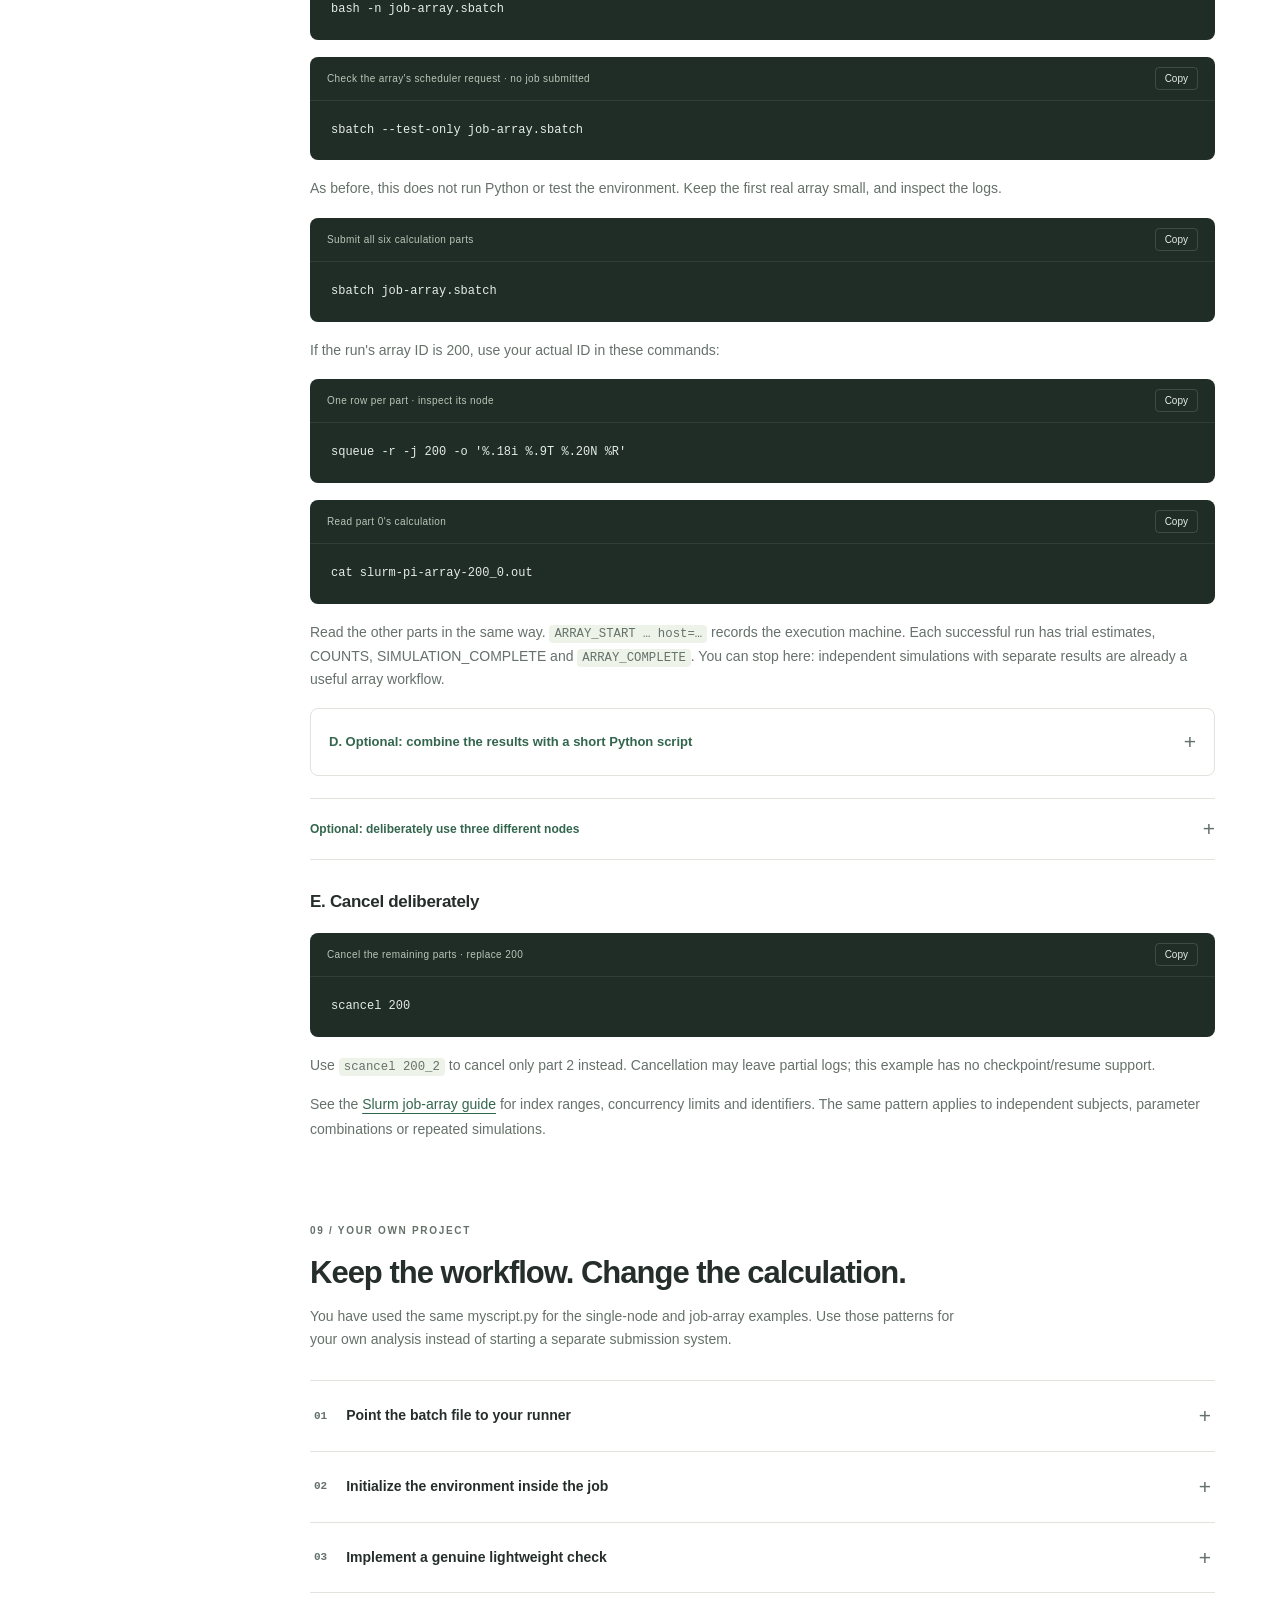
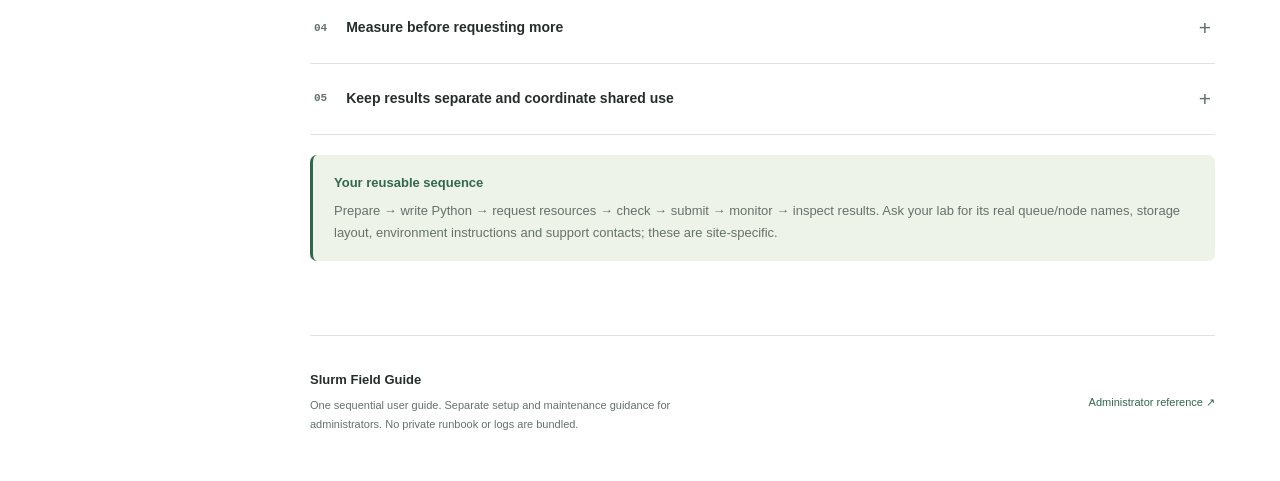
<file: tutorial.html>
<!doctype html>
<html lang="en">
<head>
  <meta charset="utf-8">
  <meta name="viewport" content="width=device-width, initial-scale=1">
  <title>Everyday use — Slurm Field Guide</title>
  <meta name="description" content="The Python example is now part of the single, sequential Everyday use guide.">
  <link rel="stylesheet" href="styles.css">
  <script>
    const section = ['#script', '#batch', '#check', '#run', '#monitor', '#scale', '#array', '#project'].includes(location.hash)
      ? location.hash : '#usage';
    location.replace(new URL('index.html' + section, location.href));
  </script>
</head>
<body>
  <main><h1>One Everyday use guide.</h1><p>The Python example now lives in the main, sequential user guide.</p><p><a href="index.html#usage">Continue to Everyday use →</a></p></main>
</body>
</html>
</file>
<file: styles.css>
:root{color-scheme:light;--bg:#fff;--surface:#fff;--text:#252e2b;--muted:#65716a;--line:#dfE4dc;--accent:#34664e;--accent-soft:#edf3e9;--code:#202c26;--code-text:#e5ede5;--header:#fff}
[data-theme="dark"]{color-scheme:dark;--bg:#151d18;--surface:#1c2720;--text:#e7eee6;--muted:#a5b2a6;--line:#334239;--accent:#a4c795;--accent-soft:#26372b;--code:#101713;--code-text:#e5ede5;--header:rgba(21,29,24,.95)}
*{box-sizing:border-box}html{scroll-behavior:smooth;scroll-padding-top:100px}body{margin:0;background:var(--bg);color:var(--text);font-family:Inter,ui-sans-serif,-apple-system,BlinkMacSystemFont,"Segoe UI",sans-serif;font-size:15px;line-height:1.7}a{color:var(--accent);text-underline-offset:4px}button{font:inherit;cursor:pointer}button:focus-visible,a:focus-visible,summary:focus-visible{outline:3px solid var(--accent);outline-offset:5px}code{font-family:ui-monospace,SFMono-Regular,Consolas,monospace;font-size:.88em;background:var(--accent-soft);padding:2px 5px;border-radius:4px;overflow-wrap:anywhere}.skip-link{position:fixed;left:15px;top:-80px;background:var(--surface);padding:12px;z-index:20}.skip-link:focus{top:10px}.topbar{height:76px;position:sticky;top:0;background:var(--header);backdrop-filter:blur(12px);border-bottom:1px solid var(--line);display:flex;align-items:center;justify-content:space-between;padding:0 38px;z-index:10}.brand{display:flex;align-items:center;gap:13px;text-decoration:none;font-size:18px;font-weight:700;letter-spacing:-.5px;color:var(--text)}.brand-label{font-size:9px;color:var(--muted);font-weight:600;letter-spacing:1.6px;border-left:1px solid var(--line);padding-left:17px;margin-left:6px}.brand-mark{display:grid;grid-template-columns:repeat(2,7px);gap:3px;transform:rotate(-12deg)}.brand-mark i{width:7px;height:7px;border-radius:2px;background:var(--accent)}.brand-mark i:last-child{grid-column:2}.topbar-actions{display:flex;gap:14px}.theme-toggle,.menu-toggle{border:1px solid var(--line);background:transparent;color:var(--text);border-radius:7px;padding:5px 12px;font-size:12px}.theme-toggle{font-size:16px}.theme-toggle span{font-size:12px;margin-left:6px}.menu-toggle{display:none}.layout{display:grid;grid-template-columns:245px minmax(0,1fr);max-width:1440px;margin:auto}.sidebar{position:sticky;top:76px;height:calc(100vh - 76px);padding:46px 25px 25px 38px;border-right:1px solid var(--line)}.nav-label,.eyebrow,.card-number{font-size:10px;letter-spacing:1.7px;font-weight:650;color:var(--muted)}.nav-label{margin:0 0 22px}.sidebar nav{display:flex;flex-direction:column;gap:6px}.sidebar nav a{display:flex;gap:14px;padding:9px 12px;margin-left:-12px;border-radius:6px;text-decoration:none;color:var(--muted);font-size:13px}.sidebar nav a span{font-size:10px;color:var(--muted);padding-top:3px}.sidebar nav a.active{background:var(--accent-soft);color:var(--accent);font-weight:650}.sidebar nav a:hover{color:var(--accent);background:var(--accent-soft)}.sidebar-note{font-size:11px;margin-top:65px;padding-top:22px;border-top:1px solid var(--line);color:var(--text)}.sidebar-note p{color:var(--muted);margin:10px 0 25px}.status-dot{display:inline-block;width:6px;height:6px;border-radius:50%;background:var(--accent);margin-right:7px;vertical-align:middle}.reference-link{font-size:11px;text-decoration:none}.reference-link span{margin-left:7px}main{min-width:0;padding:0 65px;max-width:1120px}.hero{padding:65px 0 28px}.hero .eyebrow{color:var(--accent);letter-spacing:1.4px}h1{font-size:clamp(44px,5vw,69px);line-height:1.09;letter-spacing:-3px;font-weight:550;margin:24px 0}h1 em{font-family:Georgia,serif;font-weight:400;color:var(--accent)}.hero-description{max-width:580px;font-size:17px;line-height:1.8;color:var(--muted)}.hero-actions{display:flex;align-items:center;gap:25px;margin:28px 0 40px}.button{background:var(--accent);color:var(--bg);padding:11px 18px;border-radius:6px;font-size:12px;text-decoration:none;font-weight:600}.button span{margin-left:20px}.text-link{font-size:12px;text-decoration:none}.text-link span{margin-left:8px}.cluster-strip{display:flex;align-items:center;border:1px solid var(--line);padding:22px;border-radius:9px;max-width:690px;background:var(--surface)}.node{display:flex;align-items:center;gap:12px;flex:1}.node strong{display:block;font-size:13px;font-weight:600}.node small{font-size:10px;color:var(--muted);white-space:nowrap}.node-icon{color:var(--accent);background:var(--accent-soft);padding:3px 9px;border-radius:5px;font-size:24px}.connector{height:1px;min-width:22px;background:var(--line);margin:0 19px 0 5px}.caption{font-size:11px;color:var(--muted);line-height:1.8}.principles{display:grid;grid-template-columns:repeat(3,minmax(0,1fr));border-top:1px solid var(--line);border-bottom:1px solid var(--line);margin:10px 0 65px;padding:25px 0;gap:28px}.principles article+article{border-left:1px solid var(--line);padding-left:27px}.principles h2{font-size:15px;font-weight:600;margin:10px 0 7px;letter-spacing:-.3px}.principles p{font-size:12px;margin:0;color:var(--muted);line-height:1.9}.content-section{margin:0 0 74px;scroll-margin-top:100px}.section-heading{margin-bottom:28px}.section-heading h2{font-size:31px;line-height:1.25;letter-spacing:-1px;font-weight:550;margin:12px 0}.section-heading p{color:var(--muted);font-size:14px;max-width:650px;margin:0}.step-list{border-top:1px solid var(--line)}details{border-bottom:1px solid var(--line)}summary{list-style:none;display:flex;align-items:center;gap:19px;padding:17px 4px;cursor:pointer;font-size:14px;font-weight:550}summary::-webkit-details-marker{display:none}.step-number{font-family:ui-monospace,monospace;font-size:11px;color:var(--muted)}.expand{margin-left:auto;font-weight:400;font-size:21px;color:var(--muted)}details[open] .expand{transform:rotate(45deg)}.step-body{padding:0 28px 18px 42px;font-size:13px;color:var(--muted)}.step-body p{margin:4px 0 15px}.acceptance{background:var(--accent-soft);border-radius:5px;padding:13px}.acceptance strong{color:var(--accent)}h3{font-size:17px;letter-spacing:-.3px;font-weight:600;margin:28px 0 12px}.content-section>p{font-size:14px;color:var(--muted)}.notice{background:var(--accent-soft);padding:17px 21px;border-radius:7px;border-left:3px solid var(--accent);margin:20px 0 28px;font-size:13px}.notice strong{font-size:13px;color:var(--accent)}.notice p{margin:6px 0 0;color:var(--muted)}.code-block{background:var(--code);color:var(--code-text);border-radius:8px;overflow:hidden;margin:17px 0}.code-header{display:flex;align-items:center;justify-content:space-between;border-bottom:1px solid #ffffff15;padding:10px 17px;font-size:10px;letter-spacing:.4px;color:#b6c8b8}.copy-button{border:1px solid #ffffff25;color:#e5ede5;border-radius:4px;background:transparent;padding:2px 9px;font-size:10px}.copy-button:hover{background:#ffffff10}pre{margin:0;padding:19px 21px;overflow-x:auto;line-height:1.8;font-size:12px}pre code{background:none;color:inherit;padding:0;font-size:inherit;overflow-wrap:normal}.two-column,.maintenance-grid{display:grid;grid-template-columns:repeat(2,minmax(0,1fr));gap:18px;margin:28px 0}.mini-card,.maintenance-grid article{padding:21px;border:1px solid var(--line);border-radius:8px;background:var(--surface)}.mini-card h3,.maintenance-grid h3{margin:9px 0;font-size:16px}.mini-card p,.maintenance-grid p{font-size:12px;color:var(--muted);margin:0;line-height:1.9}.admin-detail{border-top:1px solid var(--line);margin-top:28px}.admin-detail>summary{font-size:13px}.admin-detail .step-body{padding-left:0;padding-right:0}.warning{margin-top:28px}.roadmap{list-style:none;margin:0;padding:0;border-top:1px solid var(--line)}.roadmap li{display:flex;gap:23px;border-bottom:1px solid var(--line);padding:21px 0}.roadmap li>span{font-size:11px;color:var(--accent);padding-top:3px;font-family:ui-monospace,monospace}.roadmap h3{margin:0 0 7px;font-size:16px}.roadmap p{margin:0;color:var(--muted);font-size:13px}footer{border-top:1px solid var(--line);display:flex;justify-content:space-between;gap:30px;padding:30px 0 45px;align-items:center}footer strong{font-size:13px}footer p{font-size:11px;color:var(--muted);margin:5px 0;max-width:380px}footer a{font-size:11px;text-decoration:none;white-space:nowrap}.sr-only{position:absolute;width:1px;height:1px;padding:0;margin:-1px;overflow:hidden;clip:rect(0,0,0,0);white-space:nowrap;border:0}
@media(min-width:1500px){main{padding:0 82px}.hero{padding-top:80px}}
@media(max-width:1100px){.layout{grid-template-columns:200px minmax(0,1fr)}.sidebar{padding-left:25px}main{padding:0 35px}.cluster-strip{padding:17px}.node{gap:8px}.connector{min-width:12px;margin:0 10px}.node-icon{font-size:20px}.principles{gap:16px}.principles article+article{padding-left:16px}}
@media(max-width:760px){.topbar{height:65px;padding:0 20px}.brand-label{display:none}.menu-toggle{display:block}.layout{display:block}.sidebar{display:none;position:fixed;top:65px;left:0;right:0;height:auto;padding:20px 30px;background:var(--surface);border-bottom:1px solid var(--line);z-index:9}.sidebar.is-open{display:block}.sidebar-note,.reference-link{display:none}.nav-label{margin-bottom:10px}main{padding:0 23px}.hero{padding-top:43px}h1{font-size:49px;letter-spacing:-2px}.hero-description{font-size:15px}.hero-actions{gap:20px;flex-wrap:wrap}.cluster-strip{gap:12px;justify-content:space-between;padding:16px 12px}.node{display:block;flex:initial}.node-icon{display:none}.node small{font-size:9px}.connector{display:none}.principles{gap:13px;margin-bottom:48px}.principles article+article{padding-left:13px}.principles h2{font-size:13px}.principles p{font-size:11px}.card-number{font-size:9px;letter-spacing:1px}.section-heading h2{font-size:28px}.content-section{margin-bottom:53px}.step-body{padding-left:27px;padding-right:5px}summary{gap:12px;font-size:13px}.two-column,.maintenance-grid{grid-template-columns:1fr}.code-header{padding:10px 12px}pre{padding:15px;font-size:11px}footer{align-items:flex-start;flex-direction:column;gap:14px}.caption{font-size:10px}}
@media(prefers-reduced-motion:reduce){html{scroll-behavior:auto}}
.example-explainer{border:1px solid var(--line);border-radius:8px;margin:16px 0 22px;background:var(--surface)}
.example-explainer>summary{padding:15px 18px;color:var(--accent);font-size:13px}
.explanation-intro{padding:0 18px 10px;font-size:12px;color:var(--muted)}
.explanation-intro p{margin:0 0 10px}.explanation-intro strong{color:var(--text)}
.line-notes{border-top:1px solid var(--line);margin:0 18px}
.line-notes summary{font-size:12px;gap:12px;padding:12px 0}
.line-notes summary code{font-size:11px;font-weight:400;white-space:normal;min-width:0}
.line-number{font-family:ui-monospace,monospace;font-size:10px;color:var(--muted);min-width:36px}
.line-notes details>p{margin:0;padding:0 0 15px 48px;font-size:12px;color:var(--muted);line-height:1.9}
.line-notes .expand{flex-shrink:0}.explanation-footnote{padding:14px 18px;margin:0;font-size:11px;color:var(--muted)}
.line-notes details>summary .expand{transform:none}.line-notes details[open]>summary .expand{transform:rotate(45deg)}
.command-explainer{border-top:1px solid var(--line);margin:8px 0 20px}.command-explainer>summary{font-size:12px;color:var(--accent);padding:12px 0}.command-explainer .step-body{padding:0 0 12px}
@media(max-width:760px){.example-explainer>summary{padding:12px 13px}.line-notes{margin:0 13px}.line-notes summary{gap:8px}.line-number{min-width:31px}.line-notes details>p{padding-left:39px}}
.nav-group-label{margin-top:30px;margin-bottom:12px;padding-top:22px;border-top:1px solid var(--line)}
.audience-switch{display:flex;gap:4px;padding:4px;background:var(--accent-soft);border:1px solid var(--line);border-radius:8px}
.audience-switch a{padding:6px 17px;text-align:center;text-decoration:none;border-radius:5px;color:var(--muted);font-size:12px;font-weight:600}
.audience-switch a:hover{color:var(--accent);background:var(--surface)}
.audience-switch a[aria-current="true"]{color:var(--bg);background:var(--accent)}
@media(max-width:760px){.topbar{height:114px;display:grid;grid-template-columns:1fr auto;gap:8px;padding:9px 20px}.topbar .brand{grid-column:1;grid-row:1}.topbar-actions{grid-column:2;grid-row:1}.audience-switch{grid-column:1 / -1;grid-row:2}.audience-switch a{flex:1;padding:5px 12px}.sidebar{top:114px;max-height:calc(100vh - 114px);overflow-y:auto}.content-section{scroll-margin-top:130px}html{scroll-padding-top:130px}}
.sidebar-note{margin-top:30px}
.sidebar{overflow-y:auto}
.audience-paths{display:grid;grid-template-columns:repeat(2,minmax(0,1fr));gap:14px;margin:25px 0 10px}
.audience-paths a{display:flex;flex-direction:column;gap:6px;border:1px solid var(--line);background:var(--surface);border-radius:8px;padding:18px;text-decoration:none}
.audience-paths strong{font-size:15px;color:var(--text)}.audience-paths span{font-size:12px;color:var(--muted)}
.tutorial-callout{display:flex;flex-direction:column;gap:9px;border:1px solid var(--accent);background:var(--accent-soft);border-radius:9px;padding:23px;text-decoration:none;margin:22px 0 12px}
.tutorial-callout strong{font-size:21px;line-height:1.4;letter-spacing:-.4px}.tutorial-callout>span:last-child{font-size:13px;color:var(--muted)}
.tutorial-facts,.download-links{display:flex;flex-wrap:wrap;gap:10px;margin:22px 0}
.tutorial-facts span{border:1px solid var(--line);border-radius:30px;padding:5px 12px;font-size:11px;color:var(--muted)}
.download-links a{border:1px solid var(--line);border-radius:6px;background:var(--surface);padding:8px 12px;font-size:12px;text-decoration:none}
.tutorial-detail{padding:0 18px 16px;font-size:13px;color:var(--muted)}.tutorial-detail p{margin:12px 0}
.copy-button:disabled{cursor:wait;opacity:.5}
.admin-notice{border-left-color:var(--muted)}
.monte-carlo-explanation{display:grid;grid-template-columns:minmax(0,1fr) minmax(0,1.15fr);gap:26px;margin:24px 0 30px;align-items:start}
.mc-figure{margin:0;padding:15px;border:1px solid var(--line);border-radius:9px;background:var(--surface)}
.mc-figure svg{display:block;width:100%;height:auto}.mc-figure figcaption{font-size:11px;color:var(--muted);line-height:1.8;padding:8px 3px 2px}
.mc-square{fill:var(--surface);stroke:var(--muted);stroke-width:1}.mc-region{fill:var(--accent-soft)}.mc-arc{fill:none;stroke:var(--accent);stroke-width:2.3}
.mc-axes{fill:none;stroke:var(--text);stroke-width:1.4}.mc-origin{fill:var(--text)}.mc-inside{fill:var(--accent);opacity:.85}.mc-outside{fill:none;stroke:#a55d20;stroke-width:1.8;stroke-linecap:round}
.mc-labels{fill:var(--text);font-family:ui-monospace,SFMono-Regular,monospace;font-size:12px}
.mc-legend{display:flex;flex-wrap:wrap;gap:7px 14px;margin-bottom:9px}.mc-legend>span{display:flex;align-items:center;gap:6px}
.mc-dot{width:7px;height:7px;background:var(--accent);border-radius:50%;display:inline-block}.mc-cross{font-size:17px;color:#a55d20;line-height:1}
.mc-reasoning h3{margin:0 0 13px}.mc-reasoning ol{padding-left:20px;margin:0;font-size:13px;color:var(--muted)}.mc-reasoning li{margin-bottom:13px}.mc-reasoning strong{color:var(--text)}
.array-flow{display:grid;grid-template-columns:repeat(3,minmax(0,1fr));gap:14px;margin:24px 0}
.array-flow article{border:1px solid var(--line);border-radius:8px;background:var(--accent-soft);padding:18px}
.array-flow h3{margin:7px 0;font-size:16px}.array-flow p{font-size:12px;color:var(--muted);margin:0}
@media(max-width:760px){.array-flow{grid-template-columns:1fr}}
[data-theme="dark"] .mc-outside{stroke:#e3ad70}[data-theme="dark"] .mc-cross{color:#e3ad70}
@media(max-width:1000px){.monte-carlo-explanation{grid-template-columns:1fr}.mc-figure{max-width:440px;width:100%;justify-self:center}}
.reference-table{overflow-x:auto;margin:22px 0 28px;border:1px solid var(--line);border-radius:8px;background:var(--surface)}
.reference-table table{width:100%;border-collapse:collapse;font-size:12px;text-align:left}
.reference-table caption{text-align:left;padding:14px 16px;color:var(--muted);font-size:12px}
.reference-table th,.reference-table td{padding:12px 16px;border-top:1px solid var(--line);vertical-align:top}
.reference-table th{color:var(--accent);font-weight:600;background:var(--accent-soft)}
@media(max-width:760px){.audience-paths{grid-template-columns:1fr}.nav-group-label{margin-top:16px;padding-top:14px}.tutorial-callout{padding:18px}.tutorial-callout strong{font-size:18px}.tutorial-detail{padding:0 13px 12px}.tutorial-facts{gap:7px}}
</file>
